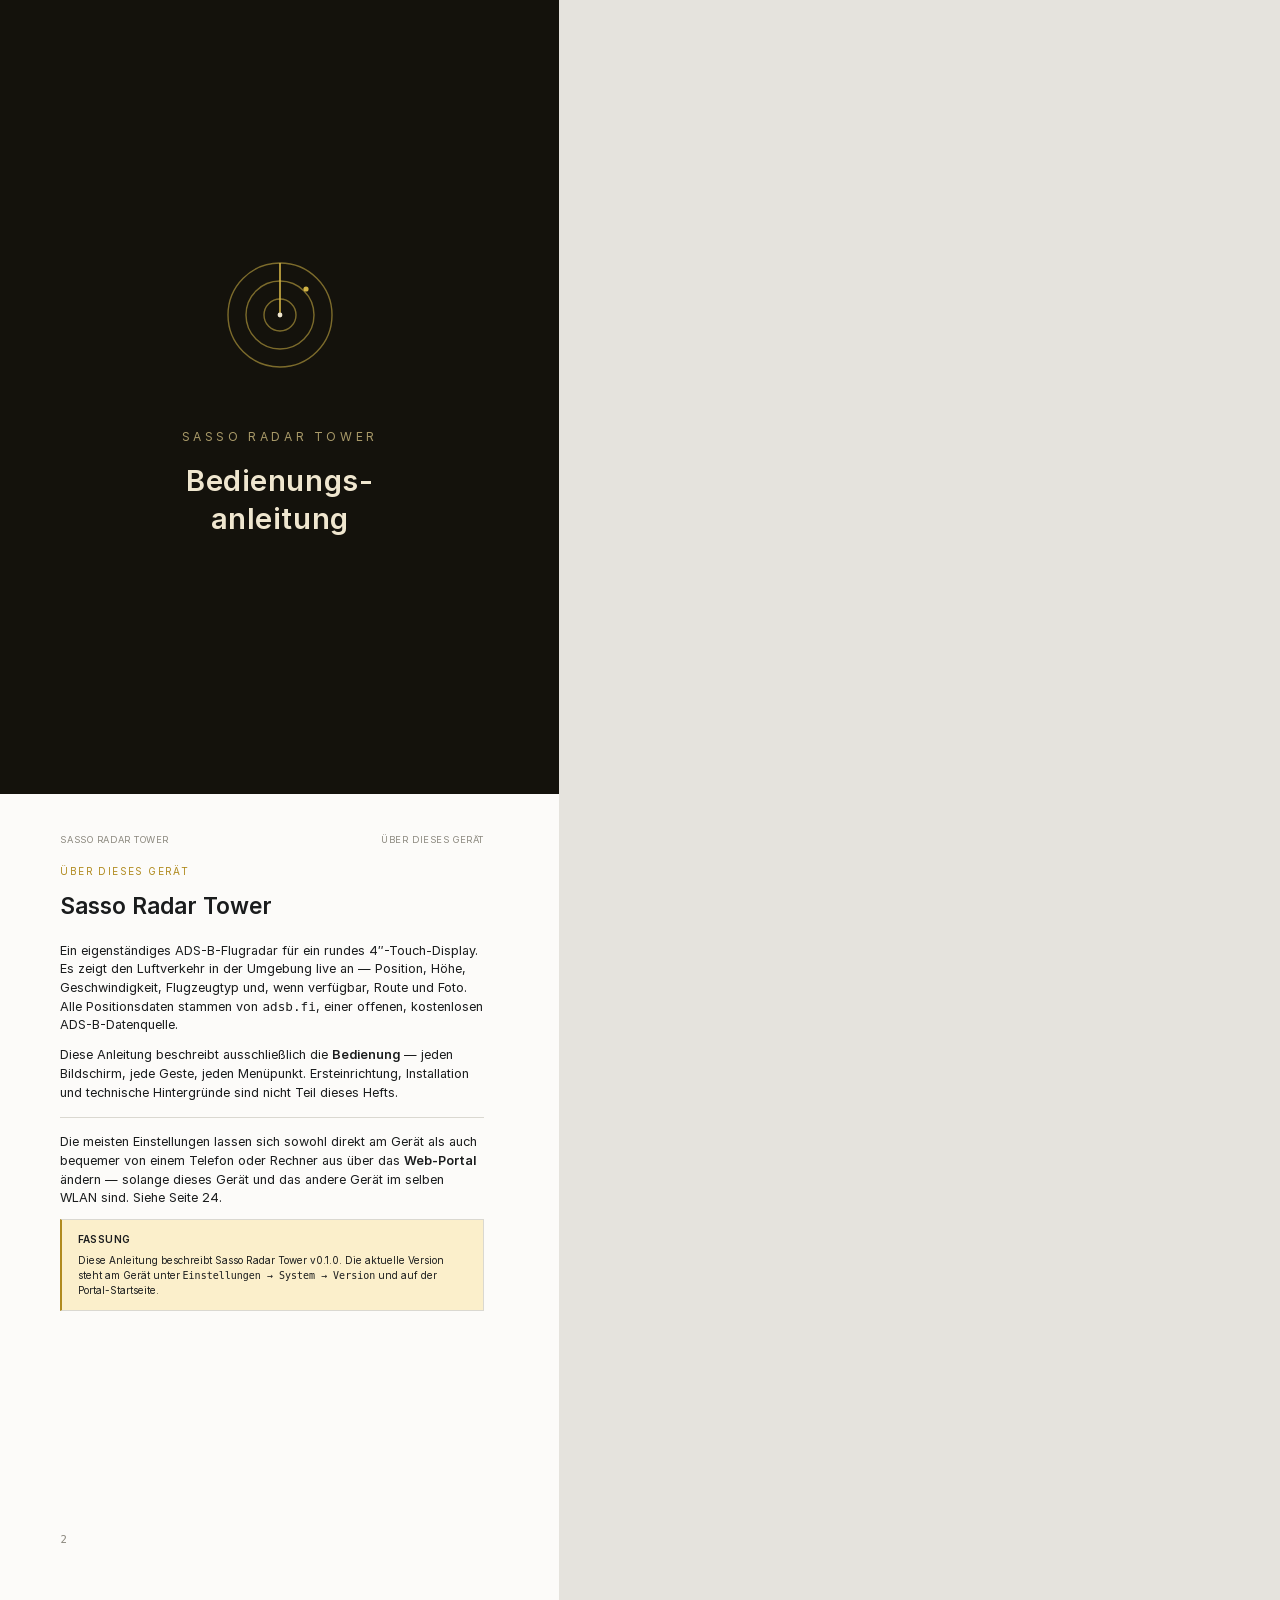
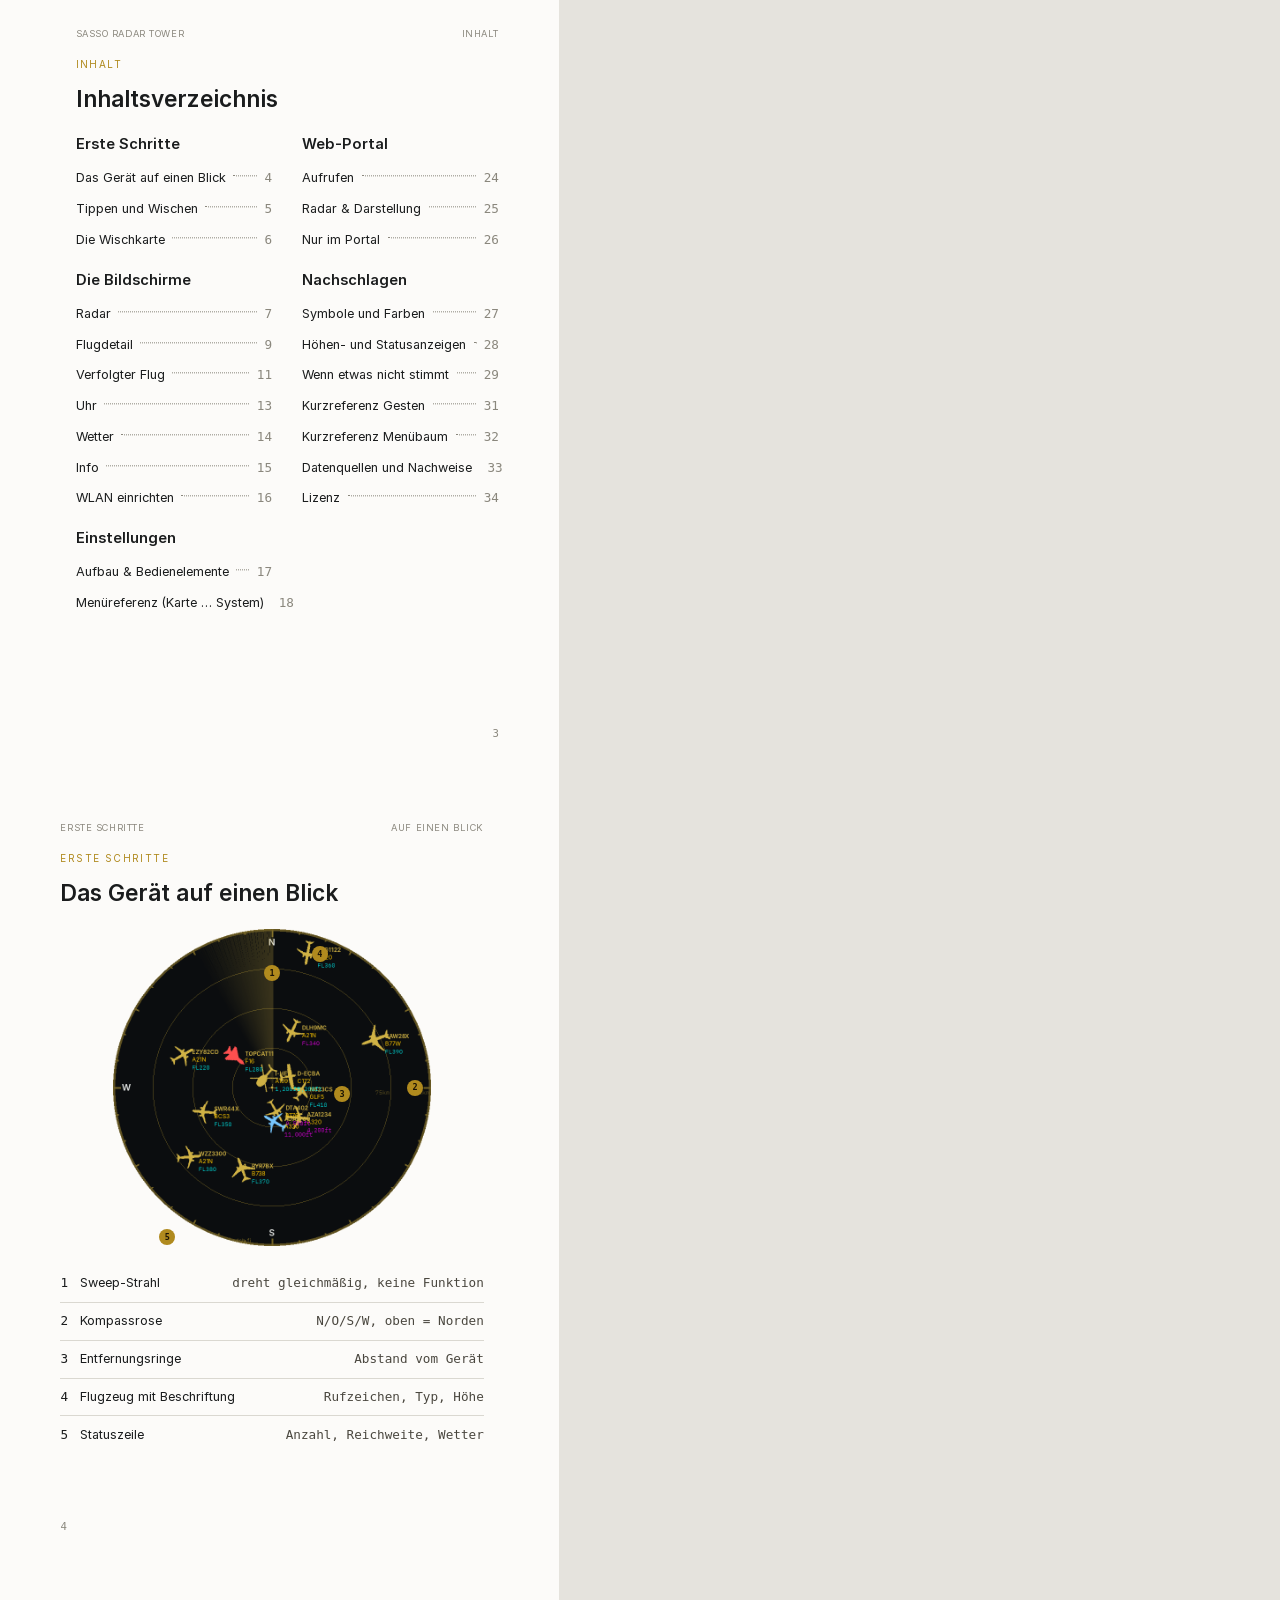
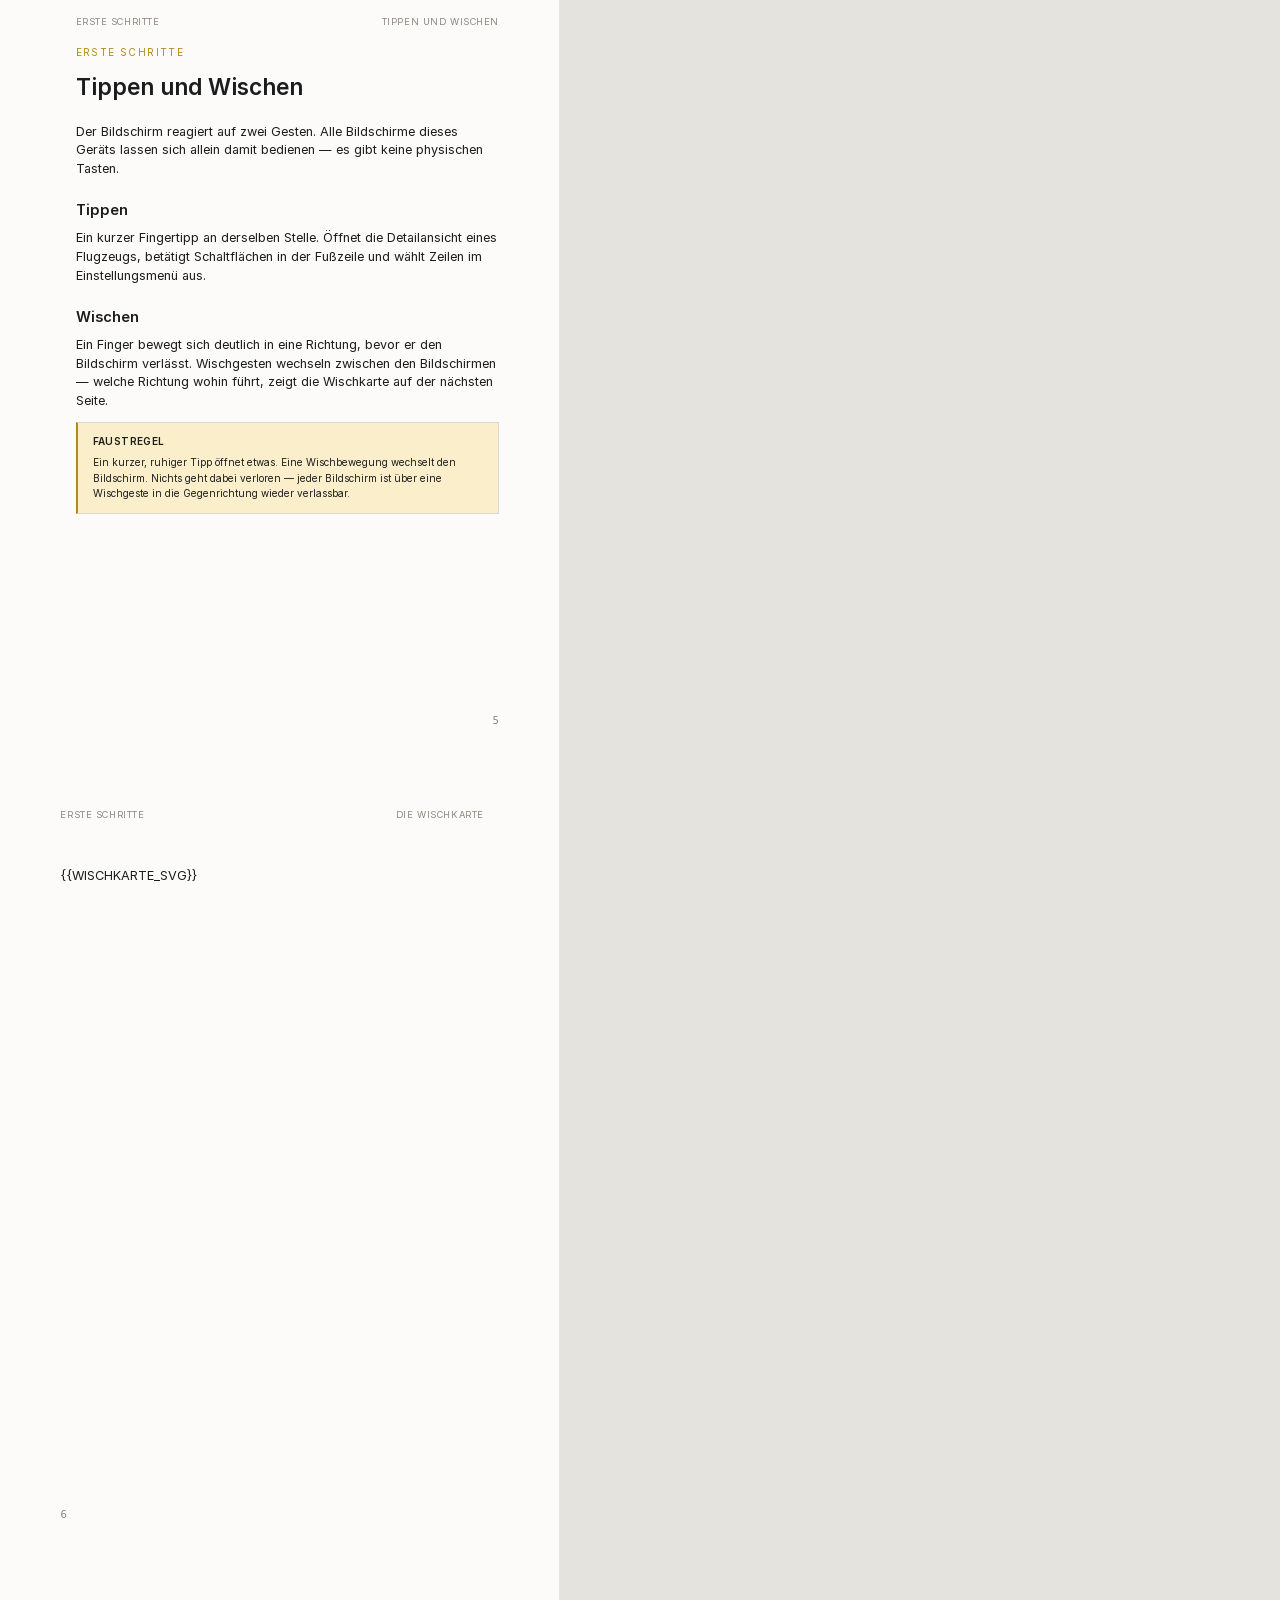
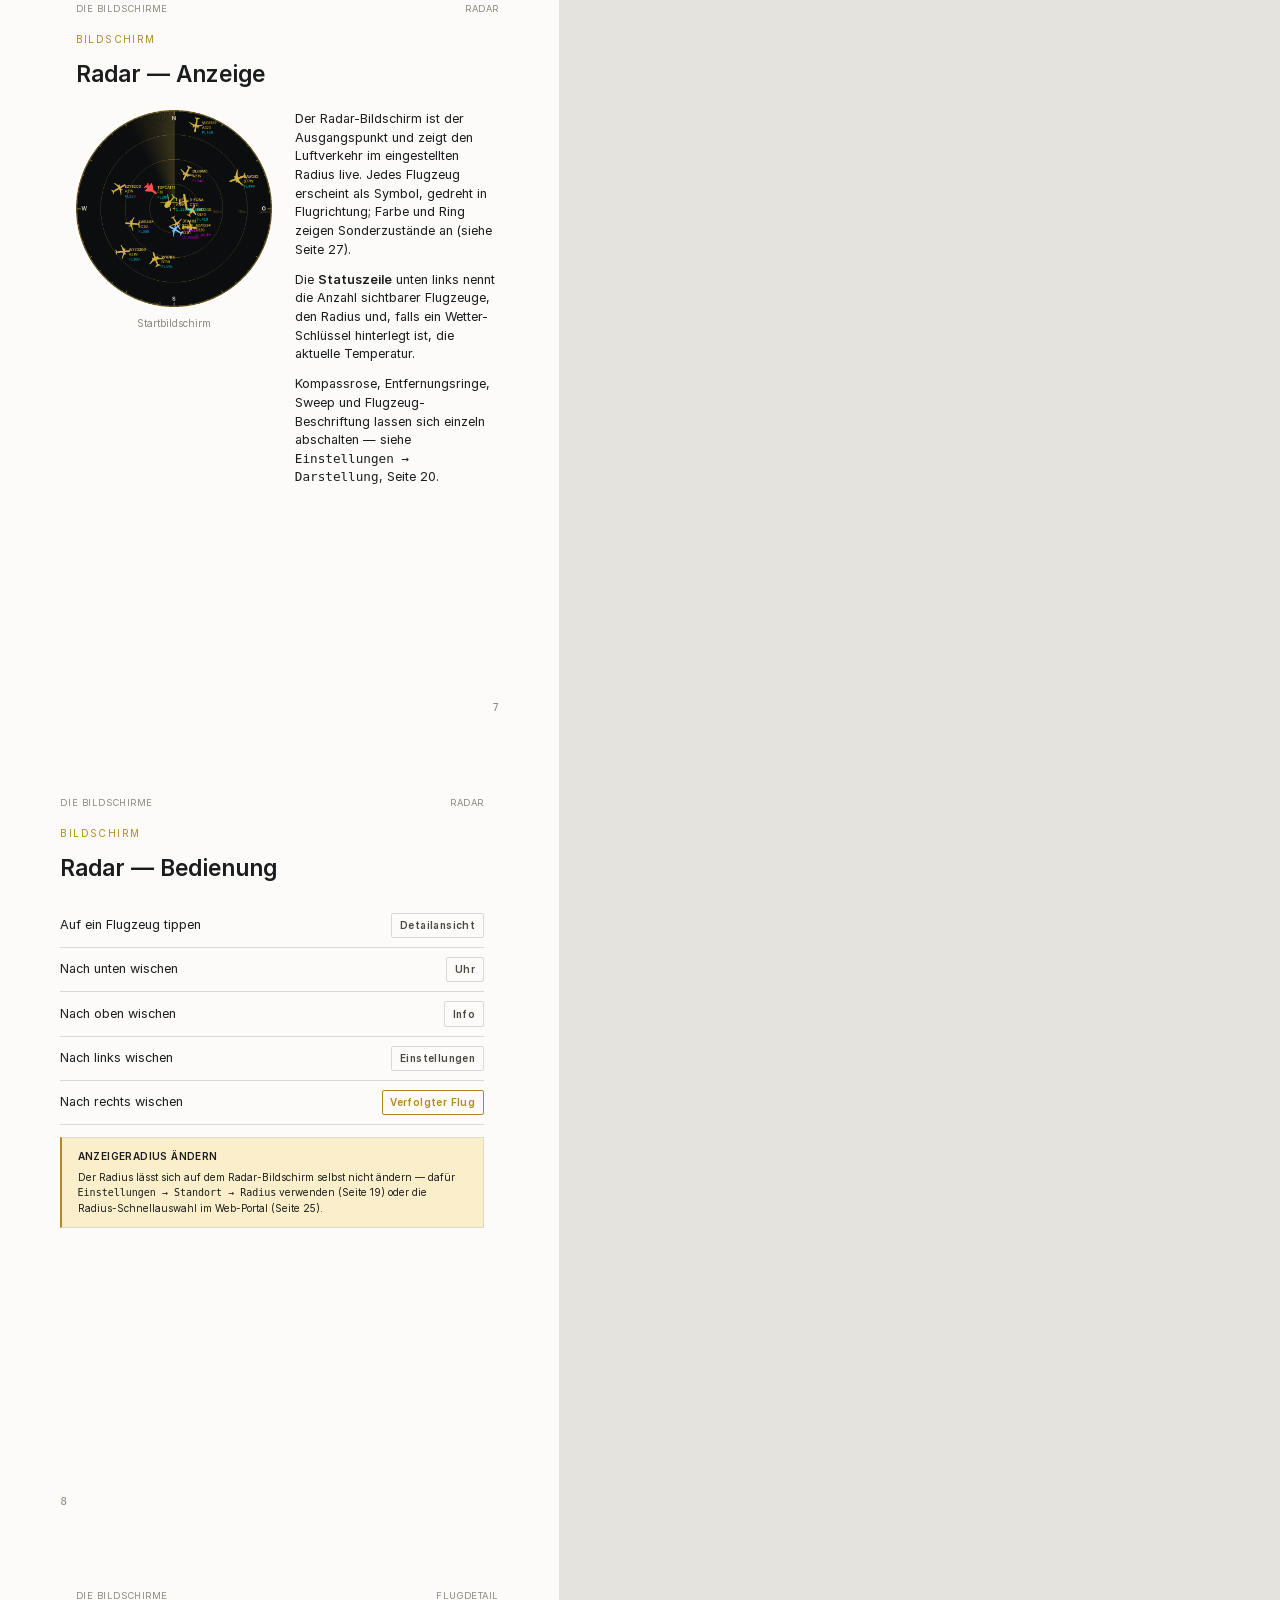
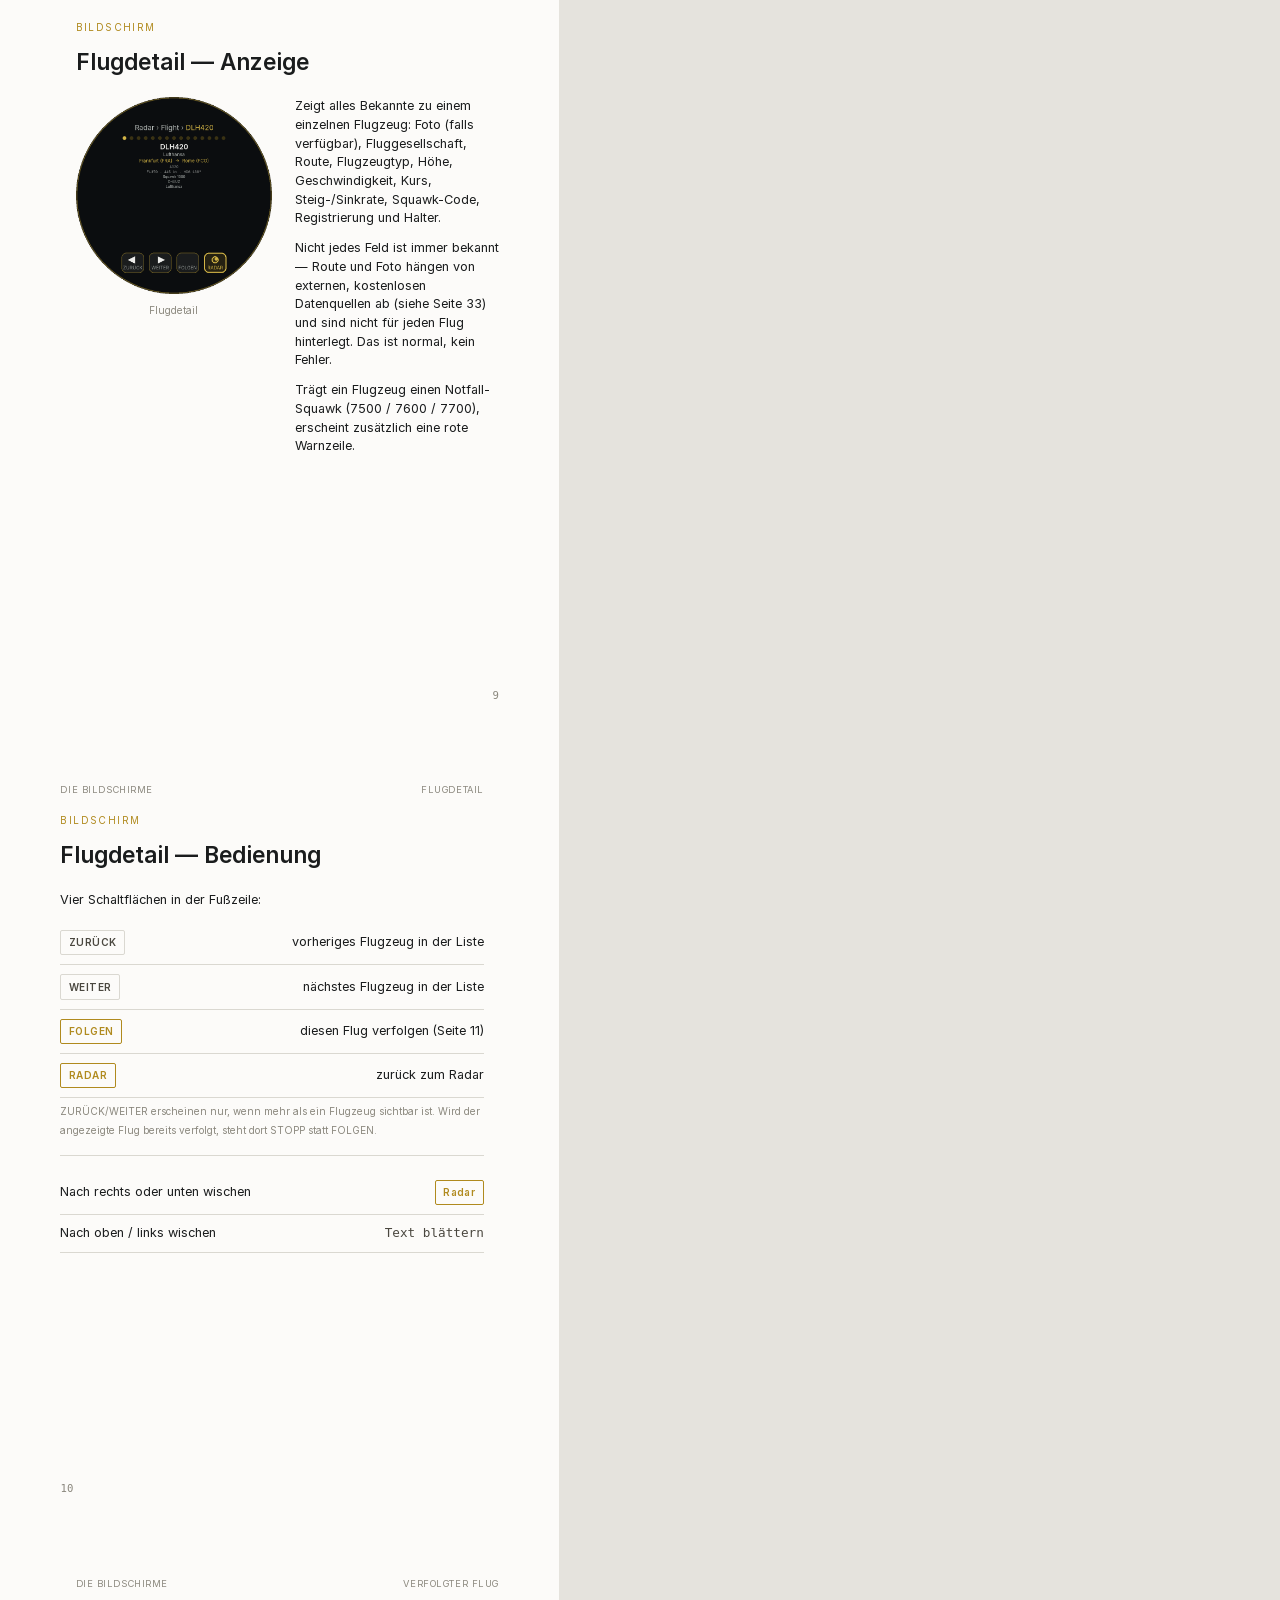
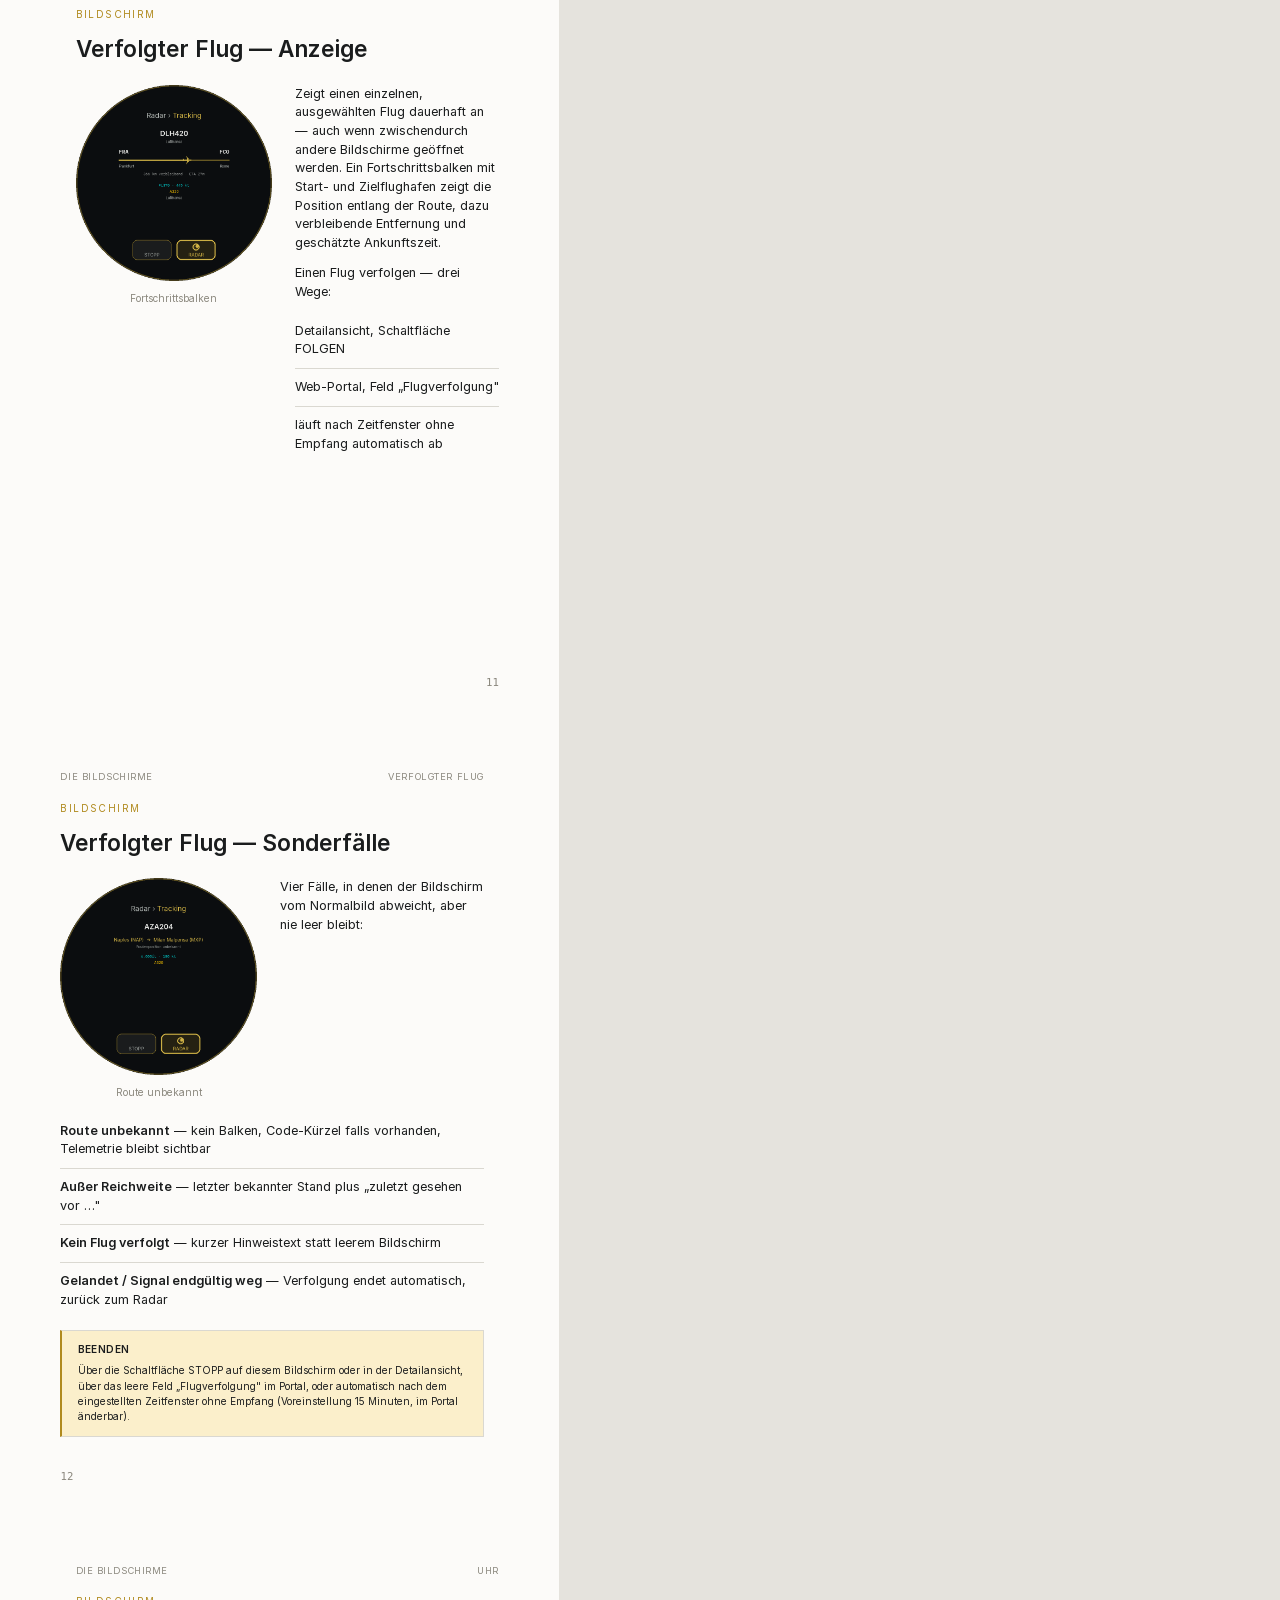
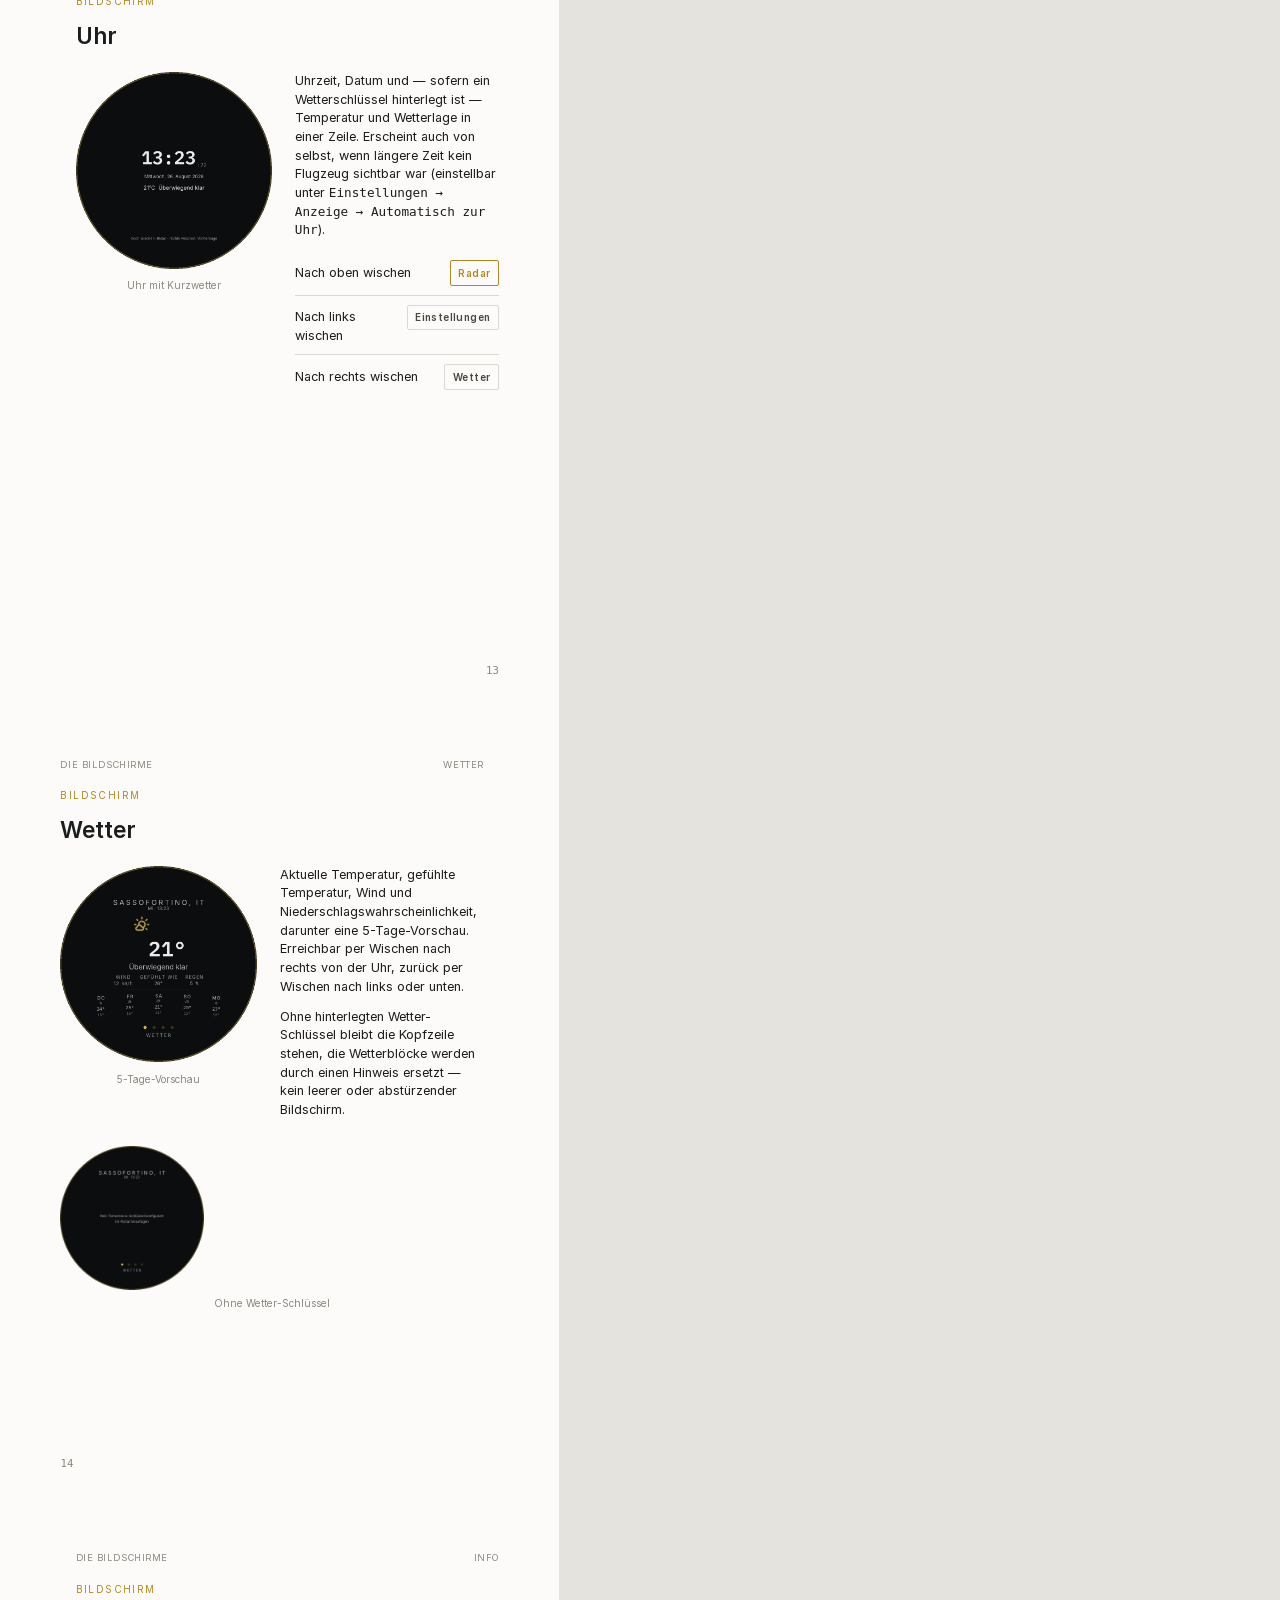
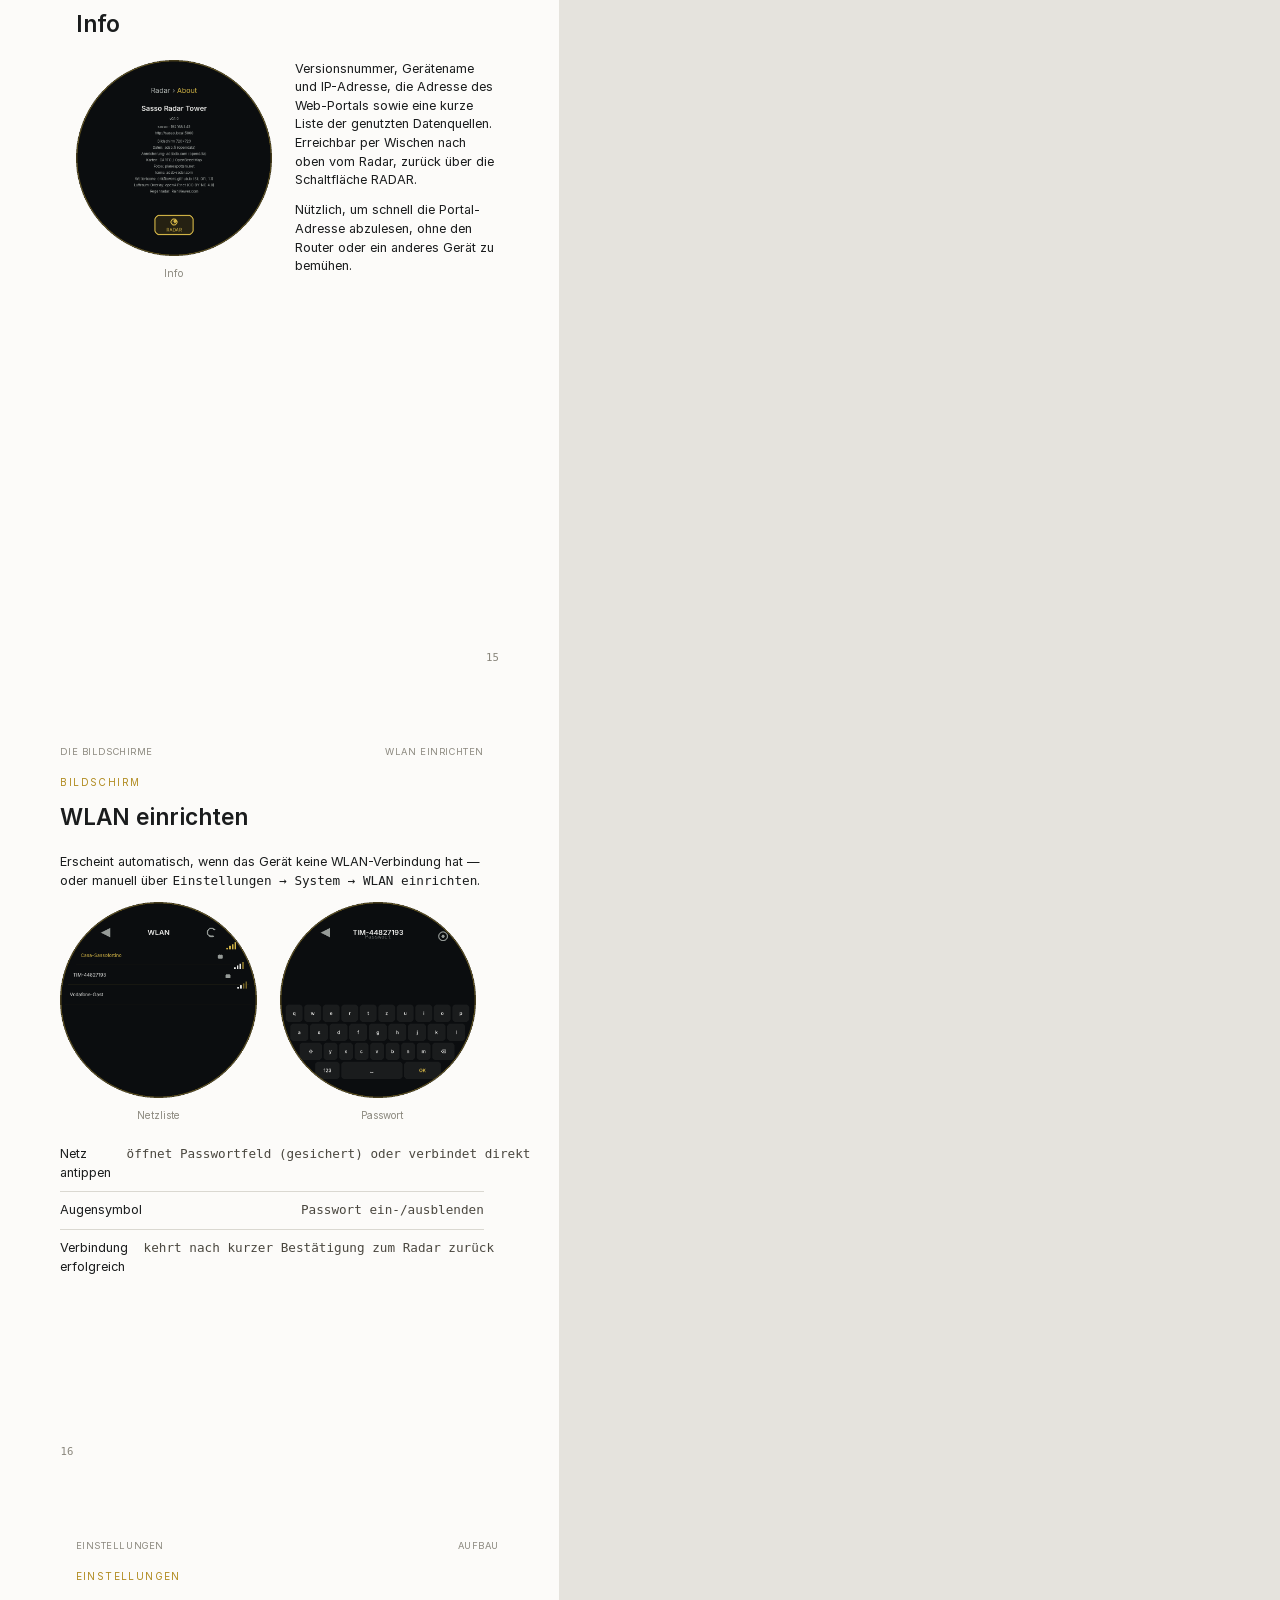
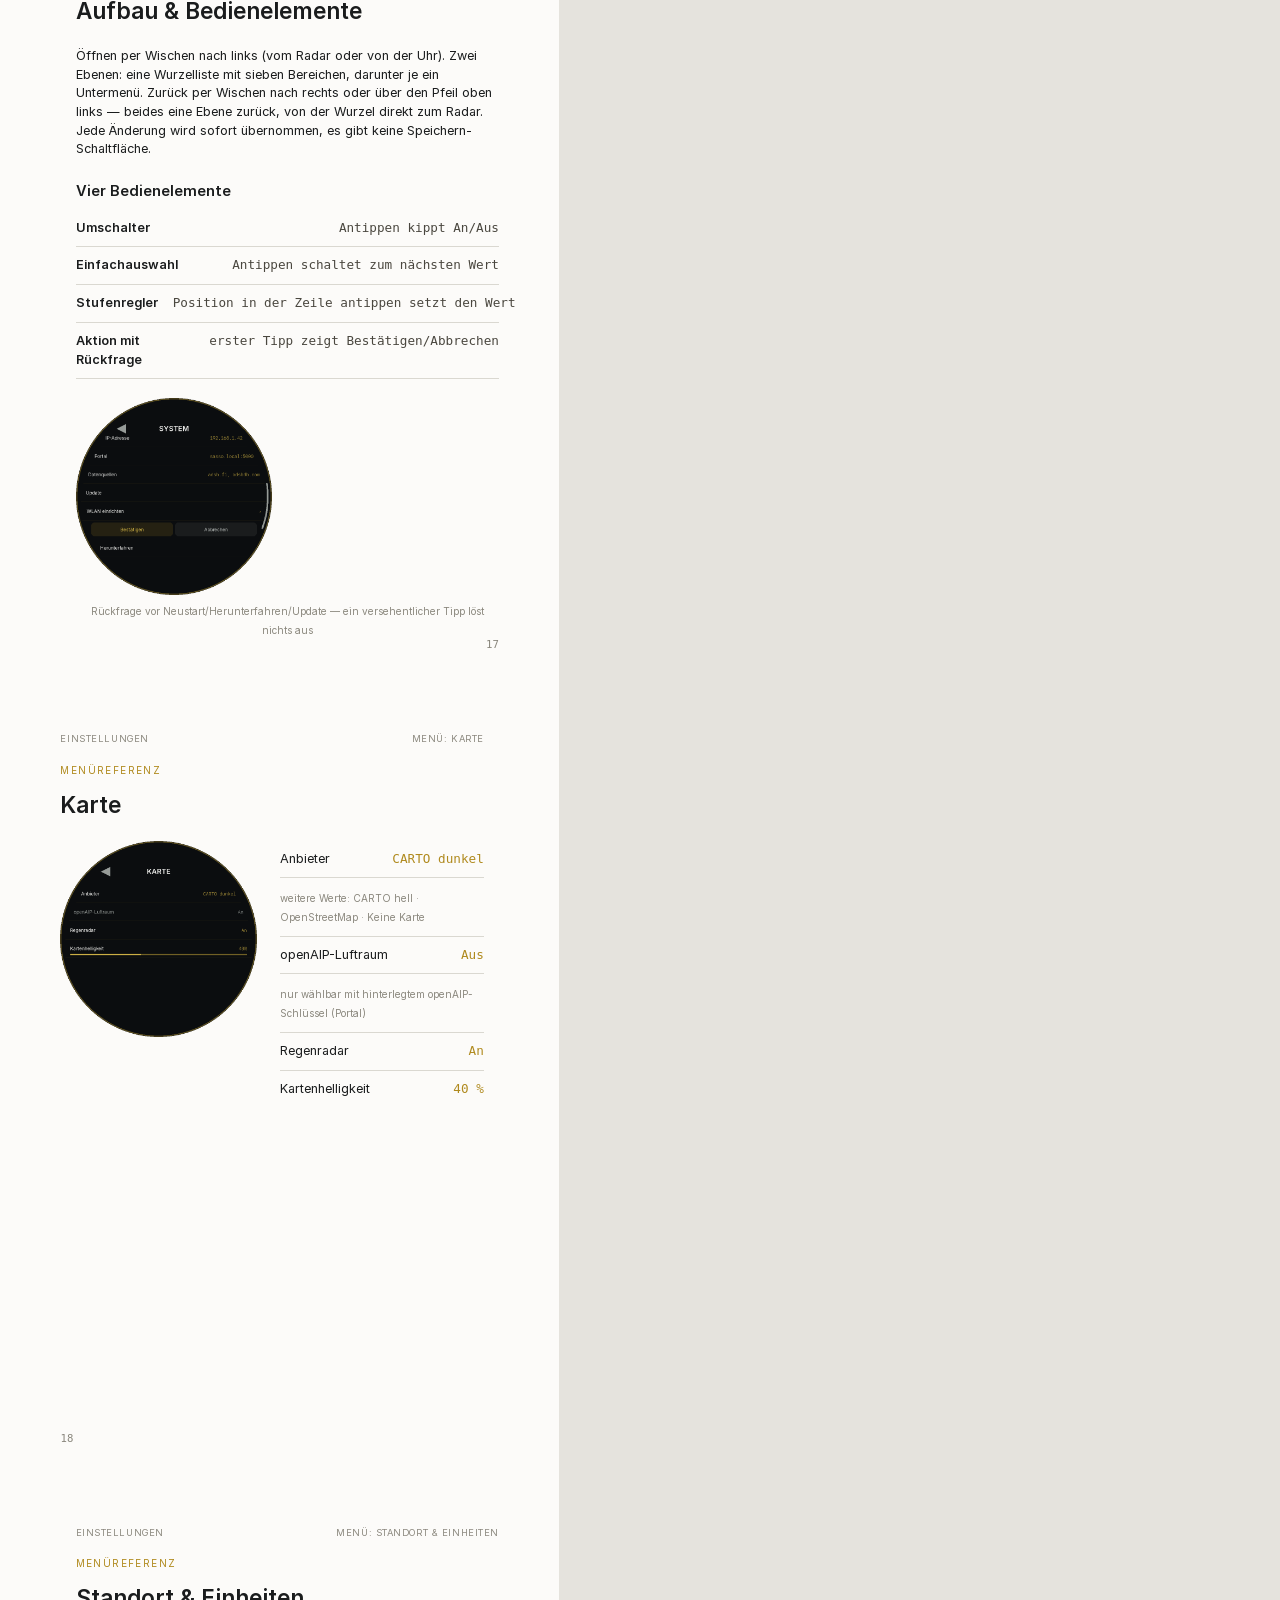
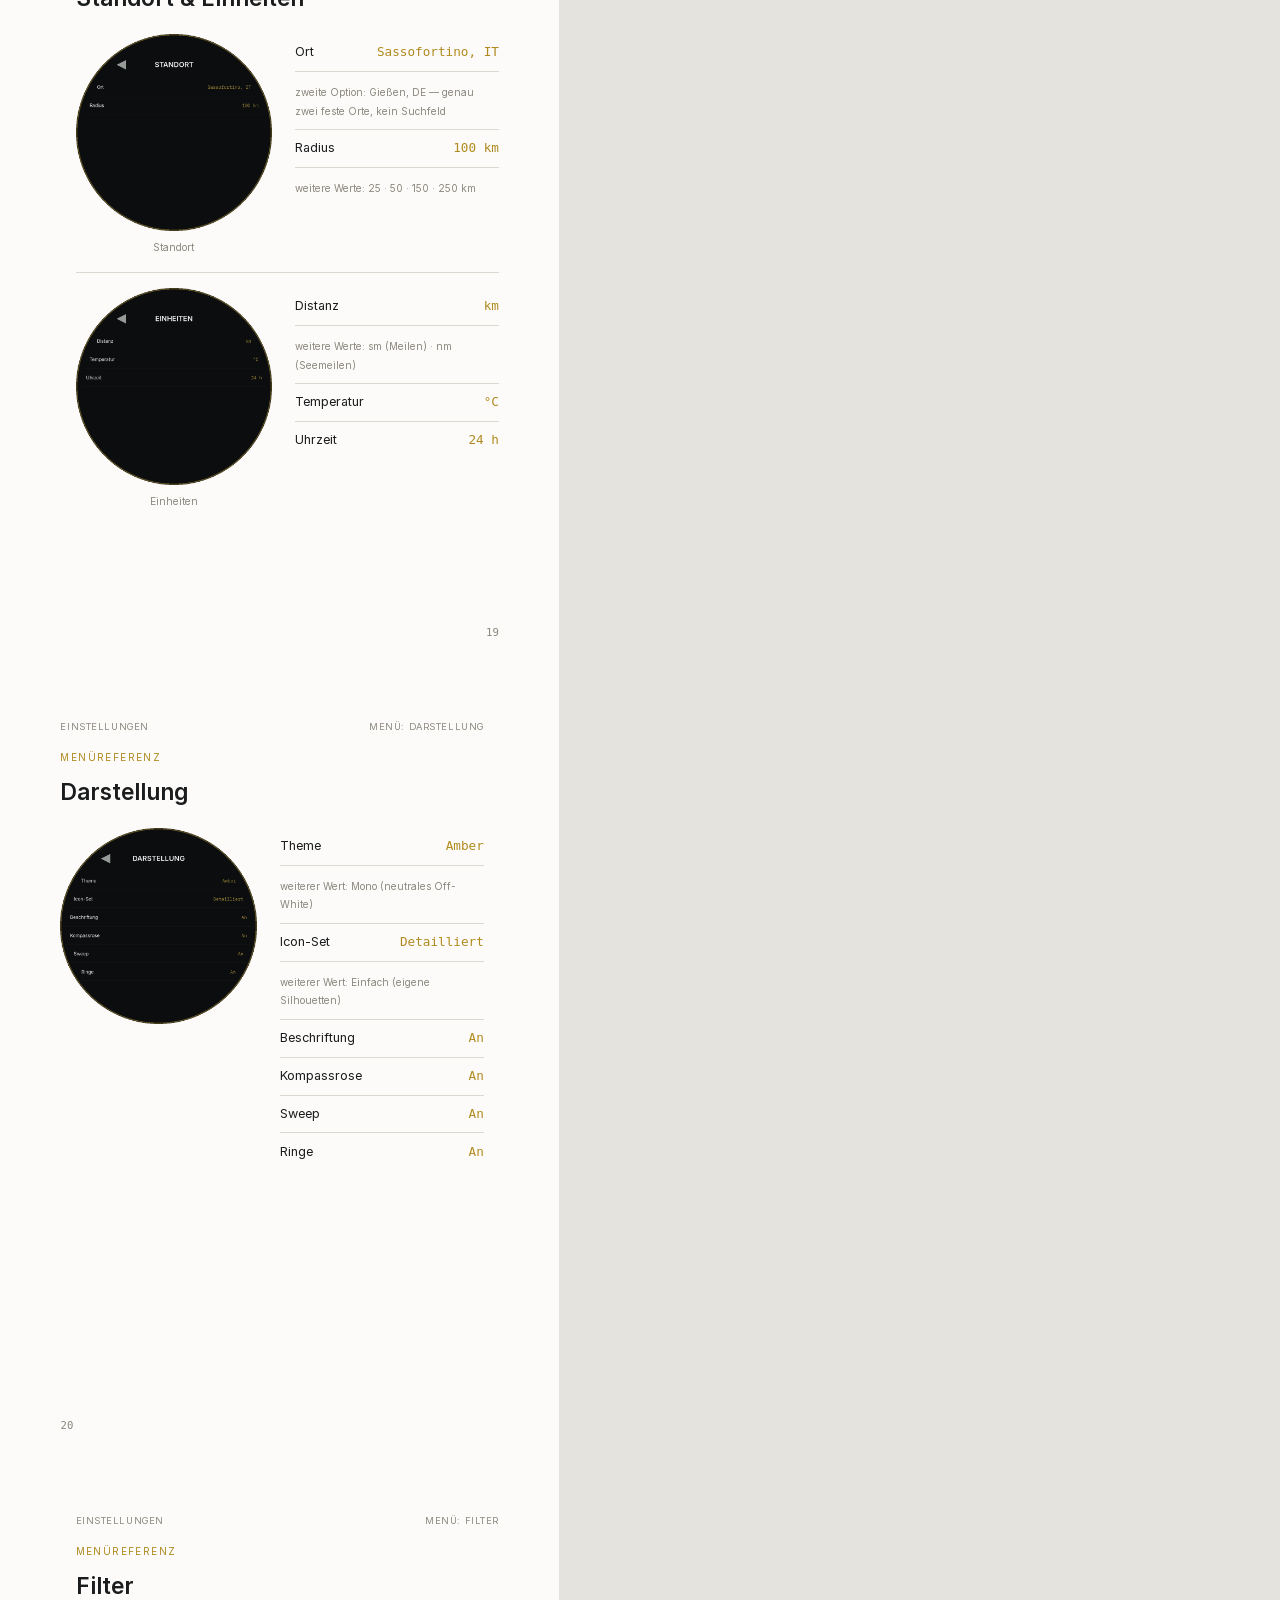
<file: anleitung/buch/anleitung.html>
<!doctype html>
<html lang="de">
<head>
<meta charset="utf-8">
<title>Sasso Radar Tower — Bedienungsanleitung</title>
<link rel="stylesheet" href="buch.css">
</head>
<body>
<div class="buch">

<!-- ============================================================ -->
<!-- 1 — Umschlag vorne -->
<!-- ============================================================ -->
<section class="seite seite--umschlag">
  <div style="position:absolute;inset:0;display:flex;flex-direction:column;align-items:center;justify-content:center;text-align:center;">
    <svg width="120" height="120" viewBox="0 0 120 120" style="margin-bottom:14mm;">
      <circle cx="60" cy="60" r="52" fill="none" stroke="#d2b446" stroke-width="1.4" opacity="0.55"/>
      <circle cx="60" cy="60" r="34" fill="none" stroke="#d2b446" stroke-width="1.4" opacity="0.55"/>
      <circle cx="60" cy="60" r="16" fill="none" stroke="#d2b446" stroke-width="1.4" opacity="0.55"/>
      <line x1="60" y1="60" x2="60" y2="8" stroke="#d2b446" stroke-width="1.6"/>
      <circle cx="86" cy="34" r="2.6" fill="#d2b446"/>
      <circle cx="60" cy="60" r="2.4" fill="#efe6cf"/>
    </svg>
    <div style="font-size:9pt;letter-spacing:0.3em;color:#a89968;margin-bottom:4mm;">SASSO RADAR TOWER</div>
    <div style="font-size:22pt;line-height:1.3;font-weight:600;letter-spacing:0.02em;">Bedienungs-<br>anleitung</div>
  </div>
</section>

<!-- ============================================================ -->
<!-- 2 — Gerät und Fassung -->
<!-- ============================================================ -->
<section class="seite">
  <span class="kicker">Über dieses Gerät</span>
  <h1 class="titel">Sasso Radar Tower</h1>
  <p class="lauftext">Ein eigenständiges ADS-B-Flugradar für ein rundes 4″-Touch-Display.
  Es zeigt den Luftverkehr in der Umgebung live an — Position, Höhe, Geschwindigkeit,
  Flugzeugtyp und, wenn verfügbar, Route und Foto. Alle Positionsdaten stammen von
  <span class="mono">adsb.fi</span>, einer offenen, kostenlosen ADS-B-Datenquelle.</p>
  <p class="lauftext">Diese Anleitung beschreibt ausschließlich die <strong>Bedienung</strong> —
  jeden Bildschirm, jede Geste, jeden Menüpunkt. Ersteinrichtung, Installation und technische
  Hintergründe sind nicht Teil dieses Hefts.</p>
  <hr class="haarlinie">
  <p class="lauftext">Die meisten Einstellungen lassen sich sowohl direkt am Gerät als auch
  bequemer von einem Telefon oder Rechner aus über das <strong>Web-Portal</strong> ändern —
  solange dieses Gerät und das andere Gerät im selben WLAN sind. Siehe Seite 24.</p>
  <div class="box">
    <span class="box__titel">Fassung</span>
    Diese Anleitung beschreibt Sasso Radar Tower v0.1.0. Die aktuelle Version steht am
    Gerät unter <span class="mono">Einstellungen → System → Version</span> und auf der
    Portal-Startseite.
  </div>
  <div class="kolumne"><span>Sasso Radar Tower</span><span>Über dieses Gerät</span></div>
  <div class="folio">2</div>
</section>

<!-- ============================================================ -->
<!-- 3 — Inhalt -->
<!-- ============================================================ -->
<section class="seite">
  <span class="kicker">Inhalt</span>
  <h1 class="titel">Inhaltsverzeichnis</h1>

  <div style="columns:2;column-gap:8mm;margin-top:2mm;">
    <div style="break-inside:avoid;margin-bottom:4mm;">
      <div class="zwischentitel" style="margin-top:0;">Erste Schritte</div>
      <div class="toc__zeile"><span class="toc__titel">Das Gerät auf einen Blick</span><span class="toc__punkte"></span><span class="toc__seite">4</span></div>
      <div class="toc__zeile"><span class="toc__titel">Tippen und Wischen</span><span class="toc__punkte"></span><span class="toc__seite">5</span></div>
      <div class="toc__zeile"><span class="toc__titel">Die Wischkarte</span><span class="toc__punkte"></span><span class="toc__seite">6</span></div>
    </div>

    <div style="break-inside:avoid;margin-bottom:4mm;">
      <div class="zwischentitel" style="margin-top:0;">Die Bildschirme</div>
      <div class="toc__zeile"><span class="toc__titel">Radar</span><span class="toc__punkte"></span><span class="toc__seite">7</span></div>
      <div class="toc__zeile"><span class="toc__titel">Flugdetail</span><span class="toc__punkte"></span><span class="toc__seite">9</span></div>
      <div class="toc__zeile"><span class="toc__titel">Verfolgter Flug</span><span class="toc__punkte"></span><span class="toc__seite">11</span></div>
      <div class="toc__zeile"><span class="toc__titel">Uhr</span><span class="toc__punkte"></span><span class="toc__seite">13</span></div>
      <div class="toc__zeile"><span class="toc__titel">Wetter</span><span class="toc__punkte"></span><span class="toc__seite">14</span></div>
      <div class="toc__zeile"><span class="toc__titel">Info</span><span class="toc__punkte"></span><span class="toc__seite">15</span></div>
      <div class="toc__zeile"><span class="toc__titel">WLAN einrichten</span><span class="toc__punkte"></span><span class="toc__seite">16</span></div>
    </div>

    <div style="break-inside:avoid;margin-bottom:4mm;">
      <div class="zwischentitel" style="margin-top:0;">Einstellungen</div>
      <div class="toc__zeile"><span class="toc__titel">Aufbau &amp; Bedienelemente</span><span class="toc__punkte"></span><span class="toc__seite">17</span></div>
      <div class="toc__zeile"><span class="toc__titel">Menüreferenz (Karte … System)</span><span class="toc__punkte"></span><span class="toc__seite">18</span></div>
    </div>

    <div style="break-inside:avoid;margin-bottom:4mm;">
      <div class="zwischentitel" style="margin-top:0;">Web-Portal</div>
      <div class="toc__zeile"><span class="toc__titel">Aufrufen</span><span class="toc__punkte"></span><span class="toc__seite">24</span></div>
      <div class="toc__zeile"><span class="toc__titel">Radar &amp; Darstellung</span><span class="toc__punkte"></span><span class="toc__seite">25</span></div>
      <div class="toc__zeile"><span class="toc__titel">Nur im Portal</span><span class="toc__punkte"></span><span class="toc__seite">26</span></div>
    </div>

    <div style="break-inside:avoid;margin-bottom:4mm;">
      <div class="zwischentitel" style="margin-top:0;">Nachschlagen</div>
      <div class="toc__zeile"><span class="toc__titel">Symbole und Farben</span><span class="toc__punkte"></span><span class="toc__seite">27</span></div>
      <div class="toc__zeile"><span class="toc__titel">Höhen- und Statusanzeigen</span><span class="toc__punkte"></span><span class="toc__seite">28</span></div>
      <div class="toc__zeile"><span class="toc__titel">Wenn etwas nicht stimmt</span><span class="toc__punkte"></span><span class="toc__seite">29</span></div>
      <div class="toc__zeile"><span class="toc__titel">Kurzreferenz Gesten</span><span class="toc__punkte"></span><span class="toc__seite">31</span></div>
      <div class="toc__zeile"><span class="toc__titel">Kurzreferenz Menübaum</span><span class="toc__punkte"></span><span class="toc__seite">32</span></div>
      <div class="toc__zeile"><span class="toc__titel">Datenquellen und Nachweise</span><span class="toc__punkte"></span><span class="toc__seite">33</span></div>
      <div class="toc__zeile"><span class="toc__titel">Lizenz</span><span class="toc__punkte"></span><span class="toc__seite">34</span></div>
    </div>
  </div>

  <div class="kolumne"><span>Sasso Radar Tower</span><span>Inhalt</span></div>
  <div class="folio">3</div>
</section>

<!-- ============================================================ -->
<!-- 4 — Das Gerät auf einen Blick -->
<!-- ============================================================ -->
<section class="seite">
  <div class="kolumne"><span>Erste Schritte</span><span>Auf einen Blick</span></div>
  <span class="kicker">Erste Schritte</span>
  <h1 class="titel">Das Gerät auf einen Blick</h1>

  <div class="diagramm-bild">
    <img src="../bilder/radar.png" alt="Radar-Bildschirm">
    <div class="marke" style="left:50%;top:14%;">1</div>
    <div class="marke" style="left:95%;top:50%;">2</div>
    <div class="marke" style="left:72%;top:52%;">3</div>
    <div class="marke" style="left:65%;top:8%;">4</div>
    <div class="marke" style="left:17%;top:97%;">5</div>
  </div>

  <div style="margin-top:5mm;">
    <div class="zeile"><span class="zeile__label"><span class="mono">1</span> &nbsp; Sweep-Strahl</span><span class="zeile__wert" style="font-weight:400;color:var(--text-gedaempft);">dreht gleichmäßig, keine Funktion</span></div>
    <div class="zeile"><span class="zeile__label"><span class="mono">2</span> &nbsp; Kompassrose</span><span class="zeile__wert" style="font-weight:400;color:var(--text-gedaempft);">N/O/S/W, oben = Norden</span></div>
    <div class="zeile"><span class="zeile__label"><span class="mono">3</span> &nbsp; Entfernungsringe</span><span class="zeile__wert" style="font-weight:400;color:var(--text-gedaempft);">Abstand vom Gerät</span></div>
    <div class="zeile"><span class="zeile__label"><span class="mono">4</span> &nbsp; Flugzeug mit Beschriftung</span><span class="zeile__wert" style="font-weight:400;color:var(--text-gedaempft);">Rufzeichen, Typ, Höhe</span></div>
    <div class="zeile"><span class="zeile__label"><span class="mono">5</span> &nbsp; Statuszeile</span><span class="zeile__wert" style="font-weight:400;color:var(--text-gedaempft);">Anzahl, Reichweite, Wetter</span></div>
  </div>
  <div class="folio">4</div>
</section>

<!-- ============================================================ -->
<!-- 5 — Tippen und Wischen -->
<!-- ============================================================ -->
<section class="seite">
  <div class="kolumne"><span>Erste Schritte</span><span>Tippen und Wischen</span></div>
  <span class="kicker">Erste Schritte</span>
  <h1 class="titel">Tippen und Wischen</h1>
  <p class="lauftext">Der Bildschirm reagiert auf zwei Gesten. Alle Bildschirme dieses
  Geräts lassen sich allein damit bedienen — es gibt keine physischen Tasten.</p>

  <div class="zwischentitel">Tippen</div>
  <p class="lauftext">Ein kurzer Fingertipp an derselben Stelle. Öffnet die Detailansicht
  eines Flugzeugs, betätigt Schaltflächen in der Fußzeile und wählt Zeilen im
  Einstellungsmenü aus.</p>

  <div class="zwischentitel">Wischen</div>
  <p class="lauftext">Ein Finger bewegt sich deutlich in eine Richtung, bevor er den
  Bildschirm verlässt. Wischgesten wechseln zwischen den Bildschirmen — welche Richtung
  wohin führt, zeigt die Wischkarte auf der nächsten Seite.</p>

  <div class="box">
    <span class="box__titel">Faustregel</span>
    Ein kurzer, ruhiger Tipp öffnet etwas. Eine Wischbewegung wechselt den Bildschirm.
    Nichts geht dabei verloren — jeder Bildschirm ist über eine Wischgeste in die
    Gegenrichtung wieder verlassbar.
  </div>
  <div class="folio">5</div>
</section>

<!-- ============================================================ -->
<!-- 6 — Die Wischkarte -->
<!-- ============================================================ -->
<section class="seite">
  <div class="kolumne"><span>Erste Schritte</span><span>Die Wischkarte</span></div>
  <!-- Inline statt <img src="wischkarte.svg">: dieses gepackte, headless
       Chromium lädt lokale SVG-Dateien über file:// als <img>-Subressource
       zuverlässig NICHT (leeres "gebrochenes Bild"-Icon, per Test
       bestätigt -- weder --allow-file-access-from-files noch
       --headless=new ändern das; PNG-<img> aus demselben Verzeichnis
       funktioniert dagegen anstandslos). Inline-SVG im Dokument selbst
       rendert dagegen zuverlässig. build.py setzt den tatsächlichen
       Inhalt von wischkarte.svg hier ein -- die Datei bleibt trotzdem die
       eigenständig editierbare Quelle. -->
  <div style="width:116mm;margin:8mm auto 0 auto;">{{WISCHKARTE_SVG}}</div>
  <div class="folio">6</div>
</section>

<!-- ============================================================ -->
<!-- 7 — Radar: Anzeige -->
<!-- ============================================================ -->
<section class="seite">
  <div class="kolumne"><span>Die Bildschirme</span><span>Radar</span></div>
  <span class="kicker">Bildschirm</span>
  <h1 class="titel">Radar — Anzeige</h1>
  <div class="zwei-spalten">
    <div class="bildspalte">
      <img class="schirm schirm--klein" src="../bilder/radar.png" alt="Radar-Bildschirm">
      <div class="bildunterschrift">Startbildschirm</div>
    </div>
    <div>
      <p class="lauftext">Der Radar-Bildschirm ist der Ausgangspunkt und zeigt den
      Luftverkehr im eingestellten Radius live. Jedes Flugzeug erscheint als Symbol,
      gedreht in Flugrichtung; Farbe und Ring zeigen Sonderzustände an (siehe Seite 27).</p>
      <p class="lauftext">Die <strong>Statuszeile</strong> unten links nennt die Anzahl
      sichtbarer Flugzeuge, den Radius und, falls ein Wetter-Schlüssel hinterlegt ist,
      die aktuelle Temperatur.</p>
      <p class="lauftext">Kompassrose, Entfernungsringe, Sweep und Flugzeug-Beschriftung
      lassen sich einzeln abschalten — siehe <span class="mono">Einstellungen → Darstellung</span>,
      Seite 20.</p>
    </div>
  </div>
  <div class="folio">7</div>
</section>

<!-- ============================================================ -->
<!-- 8 — Radar: Bedienung -->
<!-- ============================================================ -->
<section class="seite">
  <div class="kolumne"><span>Die Bildschirme</span><span>Radar</span></div>
  <span class="kicker">Bildschirm</span>
  <h1 class="titel">Radar — Bedienung</h1>

  <div class="zeile"><span class="zeile__label">Auf ein Flugzeug tippen</span><span class="chip">Detailansicht</span></div>
  <div class="zeile"><span class="zeile__label">Nach unten wischen</span><span class="chip">Uhr</span></div>
  <div class="zeile"><span class="zeile__label">Nach oben wischen</span><span class="chip">Info</span></div>
  <div class="zeile"><span class="zeile__label">Nach links wischen</span><span class="chip">Einstellungen</span></div>
  <div class="zeile"><span class="zeile__label">Nach rechts wischen</span><span class="chip chip--akzent">Verfolgter Flug</span></div>

  <div class="box">
    <span class="box__titel">Anzeigeradius ändern</span>
    Der Radius lässt sich auf dem Radar-Bildschirm selbst nicht ändern — dafür
    <span class="mono">Einstellungen → Standort → Radius</span> verwenden (Seite 19)
    oder die Radius-Schnellauswahl im Web-Portal (Seite 25).
  </div>
  <div class="folio">8</div>
</section>

<!-- ============================================================ -->
<!-- 9 — Flugdetail: Anzeige -->
<!-- ============================================================ -->
<section class="seite">
  <div class="kolumne"><span>Die Bildschirme</span><span>Flugdetail</span></div>
  <span class="kicker">Bildschirm</span>
  <h1 class="titel">Flugdetail — Anzeige</h1>
  <div class="zwei-spalten">
    <div class="bildspalte">
      <img class="schirm schirm--klein" src="../bilder/detail.png" alt="Flugdetail-Bildschirm">
      <div class="bildunterschrift">Flugdetail</div>
    </div>
    <div>
      <p class="lauftext">Zeigt alles Bekannte zu einem einzelnen Flugzeug: Foto (falls
      verfügbar), Fluggesellschaft, Route, Flugzeugtyp, Höhe, Geschwindigkeit, Kurs,
      Steig-/Sinkrate, Squawk-Code, Registrierung und Halter.</p>
      <p class="lauftext">Nicht jedes Feld ist immer bekannt — Route und Foto hängen von
      externen, kostenlosen Datenquellen ab (siehe Seite 33) und sind nicht für jeden
      Flug hinterlegt. Das ist normal, kein Fehler.</p>
      <p class="lauftext">Trägt ein Flugzeug einen Notfall-Squawk (7500 / 7600 / 7700),
      erscheint zusätzlich eine rote Warnzeile.</p>
    </div>
  </div>
  <div class="folio">9</div>
</section>

<!-- ============================================================ -->
<!-- 10 — Flugdetail: Bedienung -->
<!-- ============================================================ -->
<section class="seite">
  <div class="kolumne"><span>Die Bildschirme</span><span>Flugdetail</span></div>
  <span class="kicker">Bildschirm</span>
  <h1 class="titel">Flugdetail — Bedienung</h1>

  <p class="lauftext">Vier Schaltflächen in der Fußzeile:</p>
  <div class="zeile"><span class="chip">ZURÜCK</span><span class="zeile__label" style="text-align:right;">vorheriges Flugzeug in der Liste</span></div>
  <div class="zeile"><span class="chip">WEITER</span><span class="zeile__label" style="text-align:right;">nächstes Flugzeug in der Liste</span></div>
  <div class="zeile"><span class="chip chip--akzent">FOLGEN</span><span class="zeile__label" style="text-align:right;">diesen Flug verfolgen (Seite 11)</span></div>
  <div class="zeile"><span class="chip chip--akzent">RADAR</span><span class="zeile__label" style="text-align:right;">zurück zum Radar</span></div>
  <p class="hinweis-zeile" style="margin-top:1mm;">ZURÜCK/WEITER erscheinen nur, wenn mehr als ein Flugzeug sichtbar ist.
  Wird der angezeigte Flug bereits verfolgt, steht dort STOPP statt FOLGEN.</p>

  <hr class="haarlinie">
  <div class="zeile"><span class="zeile__label">Nach rechts oder unten wischen</span><span class="chip chip--akzent">Radar</span></div>
  <div class="zeile"><span class="zeile__label">Nach oben / links wischen</span><span class="zeile__wert" style="font-weight:400;color:var(--text-gedaempft);">Text blättern</span></div>
  <div class="folio">10</div>
</section>

<!-- ============================================================ -->
<!-- 11 — Verfolgter Flug: Anzeige -->
<!-- ============================================================ -->
<section class="seite">
  <div class="kolumne"><span>Die Bildschirme</span><span>Verfolgter Flug</span></div>
  <span class="kicker">Bildschirm</span>
  <h1 class="titel">Verfolgter Flug — Anzeige</h1>
  <div class="zwei-spalten">
    <div class="bildspalte">
      <img class="schirm schirm--klein" src="../bilder/tracking.png" alt="Verfolgter Flug">
      <div class="bildunterschrift">Fortschrittsbalken</div>
    </div>
    <div>
      <p class="lauftext">Zeigt einen einzelnen, ausgewählten Flug dauerhaft an — auch
      wenn zwischendurch andere Bildschirme geöffnet werden. Ein Fortschrittsbalken mit
      Start- und Zielflughafen zeigt die Position entlang der Route, dazu verbleibende
      Entfernung und geschätzte Ankunftszeit.</p>
      <p class="lauftext">Einen Flug verfolgen — drei Wege:</p>
      <div class="zeile"><span class="zeile__label">Detailansicht, Schaltfläche FOLGEN</span></div>
      <div class="zeile"><span class="zeile__label">Web-Portal, Feld „Flugverfolgung"</span></div>
      <div class="zeile"><span class="zeile__label">läuft nach Zeitfenster ohne Empfang automatisch ab</span></div>
    </div>
  </div>
  <div class="folio">11</div>
</section>

<!-- ============================================================ -->
<!-- 12 — Verfolgter Flug: Sonderfälle -->
<!-- ============================================================ -->
<section class="seite">
  <div class="kolumne"><span>Die Bildschirme</span><span>Verfolgter Flug</span></div>
  <span class="kicker">Bildschirm</span>
  <h1 class="titel">Verfolgter Flug — Sonderfälle</h1>
  <div class="zwei-spalten">
    <div class="bildspalte">
      <img class="schirm schirm--klein" src="../bilder/tracking-ohne-route.png" alt="Verfolgter Flug ohne Route">
      <div class="bildunterschrift">Route unbekannt</div>
    </div>
    <div>
      <p class="lauftext">Vier Fälle, in denen der Bildschirm vom Normalbild abweicht,
      aber nie leer bleibt:</p>
    </div>
  </div>
  <div style="margin-top:3mm;">
    <div class="zeile"><span class="zeile__label"><strong>Route unbekannt</strong> — kein Balken, Code-Kürzel falls vorhanden, Telemetrie bleibt sichtbar</span></div>
    <div class="zeile"><span class="zeile__label"><strong>Außer Reichweite</strong> — letzter bekannter Stand plus „zuletzt gesehen vor …"</span></div>
    <div class="zeile"><span class="zeile__label"><strong>Kein Flug verfolgt</strong> — kurzer Hinweistext statt leerem Bildschirm</span></div>
    <div class="zeile"><span class="zeile__label"><strong>Gelandet / Signal endgültig weg</strong> — Verfolgung endet automatisch, zurück zum Radar</span></div>
  </div>
  <div class="box">
    <span class="box__titel">Beenden</span>
    Über die Schaltfläche STOPP auf diesem Bildschirm oder in der Detailansicht, über das
    leere Feld „Flugverfolgung" im Portal, oder automatisch nach dem eingestellten
    Zeitfenster ohne Empfang (Voreinstellung 15 Minuten, im Portal änderbar).
  </div>
  <div class="folio">12</div>
</section>

<!-- ============================================================ -->
<!-- 13 — Uhr -->
<!-- ============================================================ -->
<section class="seite">
  <div class="kolumne"><span>Die Bildschirme</span><span>Uhr</span></div>
  <span class="kicker">Bildschirm</span>
  <h1 class="titel">Uhr</h1>
  <div class="zwei-spalten">
    <div class="bildspalte">
      <img class="schirm schirm--klein" src="../bilder/uhr.png" alt="Uhr-Bildschirm">
      <div class="bildunterschrift">Uhr mit Kurzwetter</div>
    </div>
    <div>
      <p class="lauftext">Uhrzeit, Datum und — sofern ein Wetterschlüssel hinterlegt ist
      — Temperatur und Wetterlage in einer Zeile. Erscheint auch von selbst, wenn
      längere Zeit kein Flugzeug sichtbar war (einstellbar unter
      <span class="mono">Einstellungen → Anzeige → Automatisch zur Uhr</span>).</p>
      <div class="zeile"><span class="zeile__label">Nach oben wischen</span><span class="chip chip--akzent">Radar</span></div>
      <div class="zeile"><span class="zeile__label">Nach links wischen</span><span class="chip">Einstellungen</span></div>
      <div class="zeile"><span class="zeile__label">Nach rechts wischen</span><span class="chip">Wetter</span></div>
    </div>
  </div>
  <div class="folio">13</div>
</section>

<!-- ============================================================ -->
<!-- 14 — Wetter -->
<!-- ============================================================ -->
<section class="seite">
  <div class="kolumne"><span>Die Bildschirme</span><span>Wetter</span></div>
  <span class="kicker">Bildschirm</span>
  <h1 class="titel">Wetter</h1>
  <div class="zwei-spalten">
    <div class="bildspalte">
      <img class="schirm schirm--klein" src="../bilder/wetter.png" alt="Wetter-Bildschirm">
      <div class="bildunterschrift">5-Tage-Vorschau</div>
    </div>
    <div>
      <p class="lauftext">Aktuelle Temperatur, gefühlte Temperatur, Wind und
      Niederschlagswahrscheinlichkeit, darunter eine 5-Tage-Vorschau. Erreichbar per
      Wischen nach rechts von der Uhr, zurück per Wischen nach links oder unten.</p>
      <p class="lauftext">Ohne hinterlegten Wetter-Schlüssel bleibt die Kopfzeile stehen,
      die Wetterblöcke werden durch einen Hinweis ersetzt — kein leerer oder
      abstürzender Bildschirm.</p>
    </div>
  </div>
  <img class="schirm" style="width:38mm;margin-top:4mm;" src="../bilder/wetter-ohne-schluessel.png" alt="Wetter ohne Schlüssel">
  <div class="bildunterschrift" style="margin-top:1mm;">Ohne Wetter-Schlüssel</div>
  <div class="folio">14</div>
</section>

<!-- ============================================================ -->
<!-- 15 — Info -->
<!-- ============================================================ -->
<section class="seite">
  <div class="kolumne"><span>Die Bildschirme</span><span>Info</span></div>
  <span class="kicker">Bildschirm</span>
  <h1 class="titel">Info</h1>
  <div class="zwei-spalten">
    <div class="bildspalte">
      <img class="schirm schirm--klein" src="../bilder/info.png" alt="Info-Bildschirm">
      <div class="bildunterschrift">Info</div>
    </div>
    <div>
      <p class="lauftext">Versionsnummer, Gerätename und IP-Adresse, die Adresse des
      Web-Portals sowie eine kurze Liste der genutzten Datenquellen. Erreichbar per
      Wischen nach oben vom Radar, zurück über die Schaltfläche RADAR.</p>
      <p class="lauftext">Nützlich, um schnell die Portal-Adresse abzulesen, ohne den
      Router oder ein anderes Gerät zu bemühen.</p>
    </div>
  </div>
  <div class="folio">15</div>
</section>

<!-- ============================================================ -->
<!-- 16 — WLAN einrichten -->
<!-- ============================================================ -->
<section class="seite">
  <div class="kolumne"><span>Die Bildschirme</span><span>WLAN einrichten</span></div>
  <span class="kicker">Bildschirm</span>
  <h1 class="titel">WLAN einrichten</h1>
  <p class="lauftext">Erscheint automatisch, wenn das Gerät keine WLAN-Verbindung hat —
  oder manuell über <span class="mono">Einstellungen → System → WLAN einrichten</span>.</p>
  <div class="zwei-spalten">
    <div class="bildspalte">
      <img class="schirm schirm--klein" src="../bilder/wlan-liste.png" alt="WLAN-Netzliste">
      <div class="bildunterschrift">Netzliste</div>
    </div>
    <div class="bildspalte">
      <img class="schirm schirm--klein" src="../bilder/wlan-passwort.png" alt="WLAN-Passworteingabe">
      <div class="bildunterschrift">Passwort</div>
    </div>
  </div>
  <div style="margin-top:3mm;">
    <div class="zeile"><span class="zeile__label">Netz antippen</span><span class="zeile__wert" style="font-weight:400;color:var(--text-gedaempft);">öffnet Passwortfeld (gesichert) oder verbindet direkt</span></div>
    <div class="zeile"><span class="zeile__label">Augensymbol</span><span class="zeile__wert" style="font-weight:400;color:var(--text-gedaempft);">Passwort ein-/ausblenden</span></div>
    <div class="zeile"><span class="zeile__label">Verbindung erfolgreich</span><span class="zeile__wert" style="font-weight:400;color:var(--text-gedaempft);">kehrt nach kurzer Bestätigung zum Radar zurück</span></div>
  </div>
  <div class="folio">16</div>
</section>

<!-- ============================================================ -->
<!-- 17 — Einstellungen: Aufbau -->
<!-- ============================================================ -->
<section class="seite">
  <div class="kolumne"><span>Einstellungen</span><span>Aufbau</span></div>
  <span class="kicker">Einstellungen</span>
  <h1 class="titel">Aufbau &amp; Bedienelemente</h1>
  <p class="lauftext">Öffnen per Wischen nach links (vom Radar oder von der Uhr). Zwei
  Ebenen: eine Wurzelliste mit sieben Bereichen, darunter je ein Untermenü. Zurück per
  Wischen nach rechts oder über den Pfeil oben links — beides eine Ebene zurück, von der
  Wurzel direkt zum Radar. Jede Änderung wird sofort übernommen, es gibt keine
  Speichern-Schaltfläche.</p>

  <div class="zwischentitel">Vier Bedienelemente</div>
  <div class="zeile"><span class="zeile__label"><strong>Umschalter</strong></span><span class="zeile__wert" style="font-weight:400;color:var(--text-gedaempft);text-align:right;">Antippen kippt An/Aus</span></div>
  <div class="zeile"><span class="zeile__label"><strong>Einfachauswahl</strong></span><span class="zeile__wert" style="font-weight:400;color:var(--text-gedaempft);text-align:right;">Antippen schaltet zum nächsten Wert</span></div>
  <div class="zeile"><span class="zeile__label"><strong>Stufenregler</strong></span><span class="zeile__wert" style="font-weight:400;color:var(--text-gedaempft);text-align:right;">Position in der Zeile antippen setzt den Wert</span></div>
  <div class="zeile"><span class="zeile__label"><strong>Aktion mit Rückfrage</strong></span><span class="zeile__wert" style="font-weight:400;color:var(--text-gedaempft);text-align:right;">erster Tipp zeigt Bestätigen/Abbrechen</span></div>

  <img class="schirm" style="width:52mm;margin-top:5mm;" src="../bilder/menu-bestaetigen.png" alt="Rückfrage bei Neustart">
  <div class="bildunterschrift">Rückfrage vor Neustart/Herunterfahren/Update — ein versehentlicher Tipp löst nichts aus</div>
  <div class="folio">17</div>
</section>

<!-- ============================================================ -->
<!-- 18 — Menü: Karte -->
<!-- ============================================================ -->
<section class="seite">
  <div class="kolumne"><span>Einstellungen</span><span>Menü: Karte</span></div>
  <span class="kicker">Menüreferenz</span>
  <h1 class="titel">Karte</h1>
  <div class="zwei-spalten">
    <div class="bildspalte">
      <img class="schirm schirm--klein" src="../bilder/menu-map.png" alt="Menü Karte">
    </div>
    <div>
      <div class="zeile"><span class="zeile__label">Anbieter</span><span class="zeile__wert">CARTO dunkel</span></div>
      <div class="zeile"><span class="zeile__label" style="display:block;"><span class="zeile__hinweis">weitere Werte: CARTO hell · OpenStreetMap · Keine Karte</span></span></div>
      <div class="zeile"><span class="zeile__label">openAIP-Luftraum</span><span class="zeile__wert">Aus</span></div>
      <div class="zeile"><span class="zeile__label" style="display:block;"><span class="zeile__hinweis">nur wählbar mit hinterlegtem openAIP-Schlüssel (Portal)</span></span></div>
      <div class="zeile"><span class="zeile__label">Regenradar</span><span class="zeile__wert">An</span></div>
      <div class="zeile"><span class="zeile__label">Kartenhelligkeit</span><span class="zeile__wert">40 %</span></div>
    </div>
  </div>
  <div class="folio">18</div>
</section>

<!-- ============================================================ -->
<!-- 19 — Menü: Standort & Einheiten -->
<!-- ============================================================ -->
<section class="seite">
  <div class="kolumne"><span>Einstellungen</span><span>Menü: Standort &amp; Einheiten</span></div>
  <span class="kicker">Menüreferenz</span>
  <h1 class="titel">Standort &amp; Einheiten</h1>
  <div class="zwei-spalten">
    <div class="bildspalte">
      <img class="schirm schirm--klein" src="../bilder/menu-location.png" alt="Menü Standort">
      <div class="bildunterschrift">Standort</div>
    </div>
    <div>
      <div class="zeile"><span class="zeile__label">Ort</span><span class="zeile__wert">Sassofortino, IT</span></div>
      <div class="zeile"><span class="zeile__label" style="display:block;"><span class="zeile__hinweis">zweite Option: Gießen, DE — genau zwei feste Orte, kein Suchfeld</span></span></div>
      <div class="zeile"><span class="zeile__label">Radius</span><span class="zeile__wert">100 km</span></div>
      <div class="zeile"><span class="zeile__label" style="display:block;"><span class="zeile__hinweis">weitere Werte: 25 · 50 · 150 · 250 km</span></span></div>
    </div>
  </div>
  <hr class="haarlinie">
  <div class="zwei-spalten">
    <div class="bildspalte">
      <img class="schirm schirm--klein" src="../bilder/menu-units.png" alt="Menü Einheiten">
      <div class="bildunterschrift">Einheiten</div>
    </div>
    <div>
      <div class="zeile"><span class="zeile__label">Distanz</span><span class="zeile__wert">km</span></div>
      <div class="zeile"><span class="zeile__label" style="display:block;"><span class="zeile__hinweis">weitere Werte: sm (Meilen) · nm (Seemeilen)</span></span></div>
      <div class="zeile"><span class="zeile__label">Temperatur</span><span class="zeile__wert">°C</span></div>
      <div class="zeile"><span class="zeile__label">Uhrzeit</span><span class="zeile__wert">24 h</span></div>
    </div>
  </div>
  <div class="folio">19</div>
</section>

<!-- ============================================================ -->
<!-- 20 — Menü: Darstellung -->
<!-- ============================================================ -->
<section class="seite">
  <div class="kolumne"><span>Einstellungen</span><span>Menü: Darstellung</span></div>
  <span class="kicker">Menüreferenz</span>
  <h1 class="titel">Darstellung</h1>
  <div class="zwei-spalten">
    <div class="bildspalte">
      <img class="schirm schirm--klein" src="../bilder/menu-display.png" alt="Menü Darstellung">
    </div>
    <div>
      <div class="zeile"><span class="zeile__label">Theme</span><span class="zeile__wert">Amber</span></div>
      <div class="zeile"><span class="zeile__label" style="display:block;"><span class="zeile__hinweis">weiterer Wert: Mono (neutrales Off-White)</span></span></div>
      <div class="zeile"><span class="zeile__label">Icon-Set</span><span class="zeile__wert">Detailliert</span></div>
      <div class="zeile"><span class="zeile__label" style="display:block;"><span class="zeile__hinweis">weiterer Wert: Einfach (eigene Silhouetten)</span></span></div>
      <div class="zeile"><span class="zeile__label">Beschriftung</span><span class="zeile__wert">An</span></div>
      <div class="zeile"><span class="zeile__label">Kompassrose</span><span class="zeile__wert">An</span></div>
      <div class="zeile"><span class="zeile__label">Sweep</span><span class="zeile__wert">An</span></div>
      <div class="zeile"><span class="zeile__label">Ringe</span><span class="zeile__wert">An</span></div>
    </div>
  </div>
  <div class="folio">20</div>
</section>

<!-- ============================================================ -->
<!-- 21 — Menü: Filter -->
<!-- ============================================================ -->
<section class="seite">
  <div class="kolumne"><span>Einstellungen</span><span>Menü: Filter</span></div>
  <span class="kicker">Menüreferenz</span>
  <h1 class="titel">Filter</h1>
  <div class="zwei-spalten">
    <div class="bildspalte">
      <img class="schirm schirm--klein" src="../bilder/menu-regler.png" alt="Menü Filter, Stufenregler">
      <div class="bildunterschrift">Mindesthöhe als Stufenregler, hier auf 4.000 ft gesetzt</div>
    </div>
    <div>
      <div class="zeile"><span class="zeile__label">Mindesthöhe</span><span class="zeile__wert">0 ft</span></div>
      <div class="zeile"><span class="zeile__label" style="display:block;"><span class="zeile__hinweis">Grundzustand aus; 0–10.000 ft, in 250-ft-Schritten — blendet z. B. Platzrunden aus</span></span></div>
      <div class="zeile"><span class="zeile__label">Notfall hervorheben</span><span class="zeile__wert">An</span></div>
      <div class="zeile"><span class="zeile__label">Militär hervorheben</span><span class="zeile__wert">An</span></div>
      <div class="zeile"><span class="zeile__label">Nur Hervorgehobene</span><span class="zeile__wert">Aus</span></div>
      <div class="zeile"><span class="zeile__label" style="display:block;"><span class="zeile__hinweis">blendet allen anderen Verkehr aus, wenn eingeschaltet</span></span></div>
    </div>
  </div>
  <div class="folio">21</div>
</section>

<!-- ============================================================ -->
<!-- 22 — Menü: Anzeige -->
<!-- ============================================================ -->
<section class="seite">
  <div class="kolumne"><span>Einstellungen</span><span>Menü: Anzeige</span></div>
  <span class="kicker">Menüreferenz</span>
  <h1 class="titel">Anzeige</h1>
  <div class="zwei-spalten">
    <div class="bildspalte">
      <img class="schirm schirm--klein" src="../bilder/menu-screen.png" alt="Menü Anzeige">
    </div>
    <div>
      <div class="zeile"><span class="zeile__label">Helligkeit</span><span class="zeile__wert">100 %</span></div>
      <div class="zeile"><span class="zeile__label" style="display:block;"><span class="zeile__hinweis">Software-Abdunkelung, keine echte Backlight-Steuerung</span></span></div>
      <div class="zeile"><span class="zeile__label">Nachtmodus</span><span class="zeile__wert">Aus</span></div>
      <div class="zeile"><span class="zeile__label" style="display:block;"><span class="zeile__hinweis">bei „An" zusätzlich: Nachtmodus ab/bis, Nachthelligkeit</span></span></div>
      <div class="zeile"><span class="zeile__label">Automatisch zur Uhr</span><span class="zeile__wert">5 min</span></div>
      <div class="zeile"><span class="zeile__label" style="display:block;"><span class="zeile__hinweis">weitere Werte: Aus · 1 min · 10 min · 30 min</span></span></div>
    </div>
  </div>
  <div class="folio">22</div>
</section>

<!-- ============================================================ -->
<!-- 23 — Menü: System -->
<!-- ============================================================ -->
<section class="seite">
  <div class="kolumne"><span>Einstellungen</span><span>Menü: System</span></div>
  <span class="kicker">Menüreferenz</span>
  <h1 class="titel">System</h1>
  <div class="zwei-spalten">
    <div class="bildspalte">
      <img class="schirm schirm--klein" src="../bilder/menu-system.png" alt="Menü System">
    </div>
    <div>
      <div class="zeile"><span class="zeile__label">Version / Hostname / IP / Portal / Datenquellen</span><span class="zeile__wert" style="font-weight:400;">nur lesend</span></div>
      <div class="zeile"><span class="zeile__label">Update</span><span class="zeile__wert" style="font-weight:400;">mit Rückfrage</span></div>
      <div class="zeile"><span class="zeile__label">WLAN einrichten</span><span class="zeile__wert" style="font-weight:400;">öffnet Seite 16</span></div>
      <div class="zeile"><span class="zeile__label">Neustart</span><span class="zeile__wert" style="font-weight:400;">mit Rückfrage</span></div>
      <div class="zeile"><span class="zeile__label">Herunterfahren</span><span class="zeile__wert" style="font-weight:400;">mit Rückfrage</span></div>
    </div>
  </div>
  <div class="box box--warnung">
    <span class="box__titel">Update</span>
    Zieht die neueste Version, prüft sie und startet erst danach neu. Schlägt ein Schritt
    fehl, wird automatisch auf den vorherigen Stand zurückgesetzt — das Gerät bleibt in
    jedem Fall betriebsbereit.
  </div>
  <div class="folio">23</div>
</section>

<!-- ============================================================ -->
<!-- 24 — Portal: Aufrufen -->
<!-- ============================================================ -->
<section class="seite">
  <div class="kolumne"><span>Web-Portal</span><span>Aufrufen</span></div>
  <span class="kicker">Web-Portal</span>
  <h1 class="titel">Aufrufen</h1>
  <p class="lauftext">Von jedem Telefon, Tablet oder Rechner im selben WLAN aus, im
  Browser:</p>
  <p class="lauftext mono" style="font-size:11pt;text-align:center;background:var(--akzent-flaeche);padding:3mm;border-radius:2px;">http://sasso.local:5000</p>
  <p class="klein">Die Adresse steht auch am Gerät unter <span class="mono">Info</span>
  (Seite 15). Löst der Browser den <span class="mono">.local</span>-Namen nicht auf, die
  IP-Adresse von derselben Stelle verwenden.</p>
  <p class="lauftext">Kein Internetzugang nötig — das Portal läuft ausschließlich im
  lokalen Netzwerk.</p>
  <div class="telefon-rahmen" style="margin-top:6mm;">
    <img src="../bilder/portal-start.png" alt="Portal-Startseite">
  </div>
  <div class="bildunterschrift">Startseite</div>
  <div class="folio">24</div>
</section>

<!-- ============================================================ -->
<!-- 25 — Portal: Radar & Darstellung -->
<!-- ============================================================ -->
<section class="seite">
  <div class="kolumne"><span>Web-Portal</span><span>Radar &amp; Darstellung</span></div>
  <span class="kicker">Web-Portal</span>
  <h1 class="titel">Radar &amp; Darstellung</h1>
  <p class="lauftext">Alle Einstellungen aus dem Gerätemenü stehen auch hier — bequemer zu
  tippen, mit denselben Auswirkungen (Änderungen werden innerhalb von etwa zwei Sekunden
  auch am Gerät übernommen).</p>
  <div class="zwei-spalten">
    <div class="bildspalte">
      <div class="telefon-rahmen"><img src="../bilder/portal-radar.png" alt="Portal-Seite Radar"></div>
      <div class="bildunterschrift">Radar: Standort, Filter, Karte, Tracking</div>
    </div>
    <div class="bildspalte">
      <div class="telefon-rahmen"><img src="../bilder/portal-display.png" alt="Portal-Seite Darstellung"></div>
      <div class="bildunterschrift">Darstellung: Theme, Ruheverhalten, Einheiten</div>
    </div>
  </div>
  <div class="folio">25</div>
</section>

<!-- ============================================================ -->
<!-- 26 — Portal: Nur im Portal -->
<!-- ============================================================ -->
<section class="seite">
  <div class="kolumne"><span>Web-Portal</span><span>Nur im Portal</span></div>
  <span class="kicker">Web-Portal</span>
  <h1 class="titel">Nur im Portal</h1>
  <p class="lauftext">Das Gerätemenü verzichtet bewusst auf freie Textfelder — diese vier
  Dinge lassen sich deshalb ausschließlich hier einrichten:</p>
  <div class="zeile"><span class="zeile__label"><strong>API-Schlüssel</strong></span><span class="zeile__wert" style="font-weight:400;text-align:right;">Tomorrow.io (Wetter), AirLabs, openAIP</span></div>
  <div class="zeile"><span class="zeile__label"><strong>Flugverfolgung</strong></span><span class="zeile__wert" style="font-weight:400;text-align:right;">Rufzeichen per Texteingabe, Zeitfenster</span></div>
  <div class="zeile"><span class="zeile__label"><strong>adsbdb-Anreicherung</strong></span><span class="zeile__wert" style="font-weight:400;text-align:right;">an/aus, Fotos als Zusatzquelle</span></div>
  <div class="zeile"><span class="zeile__label"><strong>Neustart / Herunterfahren</strong></span><span class="zeile__wert" style="font-weight:400;text-align:right;">Systemseite, mit Bestätigung</span></div>
  <div class="telefon-rahmen" style="margin-top:5mm;"><img src="../bilder/portal-api-keys.png" alt="Portal-Seite API-Schlüssel"></div>
  <div class="bildunterschrift">API-Schlüssel — leere Felder zeigen „Nicht gesetzt", nichts wird beim erneuten Öffnen überschrieben</div>
  <div class="folio">26</div>
</section>

<!-- ============================================================ -->
<!-- 27 — Symbole und Farben -->
<!-- ============================================================ -->
<section class="seite">
  <div class="kolumne"><span>Nachschlagen</span><span>Symbole und Farben</span></div>
  <span class="kicker">Nachschlagen</span>
  <h1 class="titel">Symbole und Farben</h1>
  <div class="legende-raster">
    <div class="legende-eintrag">
      <img class="schirm schirm--legende" src="../bilder/legende-normal.png" alt="Normales Flugzeugsymbol">
      <div class="bildunterschrift">Normal</div>
    </div>
    <div class="legende-eintrag">
      <img class="schirm schirm--legende" src="../bilder/legende-ausgewaehlt.png" alt="Ausgewähltes Flugzeugsymbol">
      <div class="bildunterschrift">Angetippt</div>
    </div>
    <div class="legende-eintrag">
      <img class="schirm schirm--legende" src="../bilder/legende-verfolgt.png" alt="Verfolgtes Flugzeugsymbol">
      <div class="bildunterschrift">Wird verfolgt</div>
    </div>
    <div class="legende-eintrag">
      <img class="schirm schirm--legende" src="../bilder/legende-militaer.png" alt="Militärisches Flugzeugsymbol">
      <div class="bildunterschrift">Militär</div>
    </div>
    <div class="legende-eintrag">
      <img class="schirm schirm--legende" src="../bilder/legende-notfall.png" alt="Notfall-Flugzeugsymbol">
      <div class="bildunterschrift">Notfall-Squawk</div>
    </div>
  </div>
  <div class="zwischentitel">Höhenfarbe in der Beschriftung</div>
  <div class="zeile"><span class="zeile__label">Cyan</span><span class="zeile__wert" style="color:#0891a8;font-weight:400;text-align:right;">steigt</span></div>
  <div class="zeile"><span class="zeile__label">Magenta</span><span class="zeile__wert" style="color:#a8148f;font-weight:400;text-align:right;">sinkt</span></div>
  <p class="klein" style="margin-top:2mm;">Militär- und Notfall-Hervorhebung lassen sich unter
  <span class="mono">Einstellungen → Filter</span> einzeln abschalten.</p>
  <div class="folio">27</div>
</section>

<!-- ============================================================ -->
<!-- 28 — Höhen- und Statusanzeigen -->
<!-- ============================================================ -->
<section class="seite">
  <div class="kolumne"><span>Nachschlagen</span><span>Höhen- und Statusanzeigen</span></div>
  <span class="kicker">Nachschlagen</span>
  <h1 class="titel">Höhen- und Statusanzeigen</h1>

  <div class="zwischentitel">Höhenanzeige</div>
  <div class="zeile"><span class="zeile__label">ab 18.000 ft</span><span class="zeile__wert">FL350</span></div>
  <div class="zeile"><span class="zeile__label">darunter</span><span class="zeile__wert">12,500ft</span></div>
  <p class="klein">Flugfläche (FL) = Höhe in hundert Fuß, Luftfahrt-Konvention oberhalb der
  Übergangshöhe.</p>

  <div class="zwischentitel">Statuszeile (Radar, unten links)</div>
  <p class="lauftext mono" style="text-align:center;background:var(--akzent-flaeche);padding:2.5mm;border-radius:2px;">14 Flugzeuge · 100km Reichweite · 21°C · adsb.fi</p>

  <div class="zwischentitel">Squawk-Codes</div>
  <div class="zeile"><span class="zeile__label mono">7500</span><span class="zeile__wert" style="font-weight:400;text-align:right;">unrechtmäßiger Eingriff</span></div>
  <div class="zeile"><span class="zeile__label mono">7600</span><span class="zeile__wert" style="font-weight:400;text-align:right;">Funkausfall</span></div>
  <div class="zeile"><span class="zeile__label mono">7700</span><span class="zeile__wert" style="font-weight:400;text-align:right;">allgemeiner Notfall</span></div>
  <p class="klein">International genormte Codes, vom Gerät nur angezeigt — keine eigene
  Bewertung oder Alarmierung darüber hinaus.</p>
  <div class="folio">28</div>
</section>

<!-- ============================================================ -->
<!-- 29 — Wenn etwas nicht stimmt (1/2) -->
<!-- ============================================================ -->
<section class="seite">
  <div class="kolumne"><span>Nachschlagen</span><span>Wenn etwas nicht stimmt</span></div>
  <span class="kicker">Nachschlagen</span>
  <h1 class="titel">Wenn etwas nicht stimmt</h1>

  <div class="zwischentitel">Radar zeigt keine oder wenige Flugzeuge</div>
  <p class="lauftext">Prüfen: <span class="mono">Filter → Nur Hervorgehobene</span> aus?
  <span class="mono">Filter → Mindesthöhe</span> nicht zu hoch? Radius groß genug für die
  Gegend? An sehr ruhigen Orten ist wenig bis kein Verkehr auch einfach der Normalfall.</p>

  <div class="zwischentitel">Wetterbildschirm zeigt nur einen Hinweis</div>
  <p class="lauftext">Kein Tomorrow.io-Schlüssel hinterlegt. Im Portal unter
  <span class="mono">API-Schlüssel</span> nachtragen (Seite 26) — kostenloses Konto bei
  Tomorrow.io genügt.</p>

  <div class="zwischentitel">Foto oder Route fehlen bei einem Flug</div>
  <p class="lauftext">Kein Fehler — nicht jeder Flug ist in den kostenlosen
  Zusatzdatenbanken hinterlegt. Höhe, Geschwindigkeit und Position kommen unabhängig
  davon immer direkt von adsb.fi.</p>

  <div class="zwischentitel">WLAN-Bildschirm erscheint unerwartet</div>
  <p class="lauftext">Die WLAN-Verbindung wurde unterbrochen. Netz erneut auswählen
  (Seite 16) — eine vorher funktionierende Verbindung wird zudem einige Minuten toleriert,
  bevor dieser Bildschirm überhaupt erscheint (z. B. bei einem Router-Neustart).</p>
  <div class="folio">29</div>
</section>

<!-- ============================================================ -->
<!-- 30 — Wenn etwas nicht stimmt (2/2) -->
<!-- ============================================================ -->
<section class="seite">
  <div class="kolumne"><span>Nachschlagen</span><span>Wenn etwas nicht stimmt</span></div>

  <div class="zwischentitel" style="margin-top:0;">Portal unter dem Namen nicht erreichbar</div>
  <p class="lauftext">Manche Router/Geräte lösen <span class="mono">.local</span>-Namen
  nicht auf. Stattdessen die IP-Adresse verwenden, abzulesen unter
  <span class="mono">Einstellungen → System → IP-Adresse</span> am Gerät.</p>

  <div class="zwischentitel">Bildschirm reagiert kurz nicht</div>
  <p class="lauftext">Ein Kartenwechsel im Hintergrund kann kurz Zeit brauchen; der
  Sweep läuft dabei normal weiter. Bleibt das Gerät dauerhaft ohne Reaktion, über
  <span class="mono">Einstellungen → System → Neustart</span> neu starten oder kurz vom
  Strom trennen.</p>

  <div class="zwischentitel">Update schlägt fehl</div>
  <p class="lauftext">Das Gerät setzt sich in diesem Fall automatisch auf den vorherigen,
  funktionierenden Stand zurück, bevor irgendein Dienst angefasst wird — es bleibt in
  jedem Fall benutzbar. Die letzte Meldung dazu steht auf der Portal-Systemseite.</p>

  <div class="box">
    <span class="box__titel">Sonst</span>
    Ein Neustart über <span class="mono">Einstellungen → System → Neustart</span> löst die
    meisten vorübergehenden Zustände. Bleibt ein Problem bestehen, hilft ein Blick auf die
    Portal-Systemseite weiter.
  </div>
  <div class="folio">30</div>
</section>

<!-- ============================================================ -->
<!-- 31 — Kurzreferenz Gesten -->
<!-- ============================================================ -->
<section class="seite">
  <div class="kolumne"><span>Nachschlagen</span><span>Kurzreferenz Gesten</span></div>
  <span class="kicker">Kurzreferenz</span>
  <h1 class="titel">Gesten</h1>
  <div class="gesten-tabelle">
    <div class="zeile"><span class="zeile__label">Radar → runter</span><span class="zeile__wert">Uhr</span></div>
    <div class="zeile"><span class="zeile__label">Radar → hoch</span><span class="zeile__wert">Info</span></div>
    <div class="zeile"><span class="zeile__label">Radar → links</span><span class="zeile__wert">Einstellungen</span></div>
    <div class="zeile"><span class="zeile__label">Radar → rechts</span><span class="zeile__wert">Verfolgter Flug</span></div>
    <div class="zeile"><span class="zeile__label">Radar, Flugzeug antippen</span><span class="zeile__wert">Flugdetail</span></div>
    <div class="zeile"><span class="zeile__label">Flugdetail → rechts/runter</span><span class="zeile__wert">Radar</span></div>
    <div class="zeile"><span class="zeile__label">Flugdetail, FOLGEN antippen</span><span class="zeile__wert">Verfolgter Flug</span></div>
    <div class="zeile"><span class="zeile__label">Verfolgter Flug → rechts/runter</span><span class="zeile__wert">Radar</span></div>
    <div class="zeile"><span class="zeile__label">Uhr → hoch</span><span class="zeile__wert">Radar</span></div>
    <div class="zeile"><span class="zeile__label">Uhr → links</span><span class="zeile__wert">Einstellungen</span></div>
    <div class="zeile"><span class="zeile__label">Uhr → rechts</span><span class="zeile__wert">Wetter</span></div>
    <div class="zeile"><span class="zeile__label">Wetter → links/runter</span><span class="zeile__wert">Uhr</span></div>
    <div class="zeile"><span class="zeile__label">Info → runter/rechts</span><span class="zeile__wert">Radar</span></div>
    <div class="zeile"><span class="zeile__label">Einstellungen → rechts</span><span class="zeile__wert">eine Ebene zurück</span></div>
  </div>
  <div class="folio">31</div>
</section>

<!-- ============================================================ -->
<!-- 32 — Kurzreferenz Menübaum -->
<!-- ============================================================ -->
<section class="seite">
  <div class="kolumne"><span>Nachschlagen</span><span>Kurzreferenz Menübaum</span></div>
  <span class="kicker">Kurzreferenz</span>
  <h1 class="titel">Menübaum</h1>
  <div style="columns:2;column-gap:6mm;font-size:8.6pt;line-height:13pt;">
    <p><strong>Karte</strong><br>Anbieter · openAIP-Luftraum · Regenradar · Kartenhelligkeit</p>
    <p><strong>Standort</strong><br>Ort · Radius</p>
    <p><strong>Darstellung</strong><br>Theme · Icon-Set · Beschriftung · Kompassrose · Sweep · Ringe</p>
    <p><strong>Filter</strong><br>Mindesthöhe · Notfall hervorheben · Militär hervorheben · Nur Hervorgehobene</p>
    <p><strong>Anzeige</strong><br>Helligkeit · Nachtmodus · Nachtmodus ab/bis · Nachthelligkeit · Automatisch zur Uhr</p>
    <p><strong>Einheiten</strong><br>Distanz · Temperatur · Uhrzeit</p>
    <p><strong>System</strong><br>Version · Hostname · IP-Adresse · Portal · Datenquellen · Update · WLAN einrichten · Neustart · Herunterfahren</p>
  </div>
  <div class="folio">32</div>
</section>

<!-- ============================================================ -->
<!-- 33 — Datenquellen und Nachweise -->
<!-- ============================================================ -->
<section class="seite">
  <div class="kolumne"><span>Nachschlagen</span><span>Datenquellen und Nachweise</span></div>
  <span class="kicker">Nachschlagen</span>
  <h1 class="titel">Datenquellen und Nachweise</h1>
  <div style="font-size:8.6pt;">
    <div class="zeile" style="padding:1.6mm 0;"><span class="zeile__label"><strong>Live-Positionen</strong></span><span class="zeile__wert mono" style="font-weight:400;">adsb.fi</span></div>
    <div class="zeile" style="padding:1.6mm 0;"><span class="zeile__label"><strong>Route/Airline/Halter</strong></span><span class="zeile__wert mono" style="font-weight:400;">adsbdb.com</span></div>
    <div class="zeile" style="padding:1.6mm 0;"><span class="zeile__label"><strong>Kartenkacheln</strong></span><span class="zeile__wert mono" style="font-weight:400;">CARTO · OpenStreetMap</span></div>
    <div class="zeile" style="padding:1.6mm 0;"><span class="zeile__label"><strong>Flugzeugfotos</strong></span><span class="zeile__wert mono" style="font-weight:400;">planespotters.net</span></div>
    <div class="zeile" style="padding:1.6mm 0;"><span class="zeile__label"><strong>Wetter</strong></span><span class="zeile__wert mono" style="font-weight:400;">Tomorrow.io</span></div>
    <div class="zeile" style="padding:1.6mm 0;"><span class="zeile__label"><strong>Regenradar</strong></span><span class="zeile__wert mono" style="font-weight:400;">RainViewer.com</span></div>
    <div class="zeile" style="padding:1.6mm 0;"><span class="zeile__label"><strong>Luftraum-Overlay</strong></span><span class="zeile__wert mono" style="font-weight:400;">openAIP.net</span></div>
  </div>

  <div style="columns:2;column-gap:5mm;margin-top:4mm;font-size:8pt;line-height:11.5pt;">
    <div class="box" style="margin:0 0 3mm 0;break-inside:avoid;">
      <span class="box__titel">Flugzeug-Symbole</span>
      Icons von ADS-B Radar for macOS — <span class="mono">adsb-radar.com</span>. Frei
      nutzbar für private und kommerzielle Projekte gegen Rückverweis; dieser Nachweis
      erfüllt die Bedingung.
    </div>
    <div class="box" style="margin:0 0 3mm 0;break-inside:avoid;">
      <span class="box__titel">Wetter-Symbole</span>
      Weather Icons von Erik Flowers, Originalentwurf Lukas Bischoff —
      <span class="mono">erikflowers.github.io/weather-icons</span>. Lizenz SIL OFL 1.1.
    </div>
    <div class="box" style="margin:0 0 3mm 0;break-inside:avoid;">
      <span class="box__titel">openAIP</span>
      Luftraum-/Flugplatzdaten unter CC BY-NC 4.0 (nur nicht-kommerzielle Nutzung),
      <span class="mono">openaip.net</span>.
    </div>
    <div class="box" style="margin:0 0 3mm 0;break-inside:avoid;">
      <span class="box__titel">adsbdb</span>
      Routendaten von David J. Taylor und Jim Mason, community-gepflegt,
      <span class="mono">adsbdb.com</span>. Werden ausschließlich im Arbeitsspeicher
      zwischengespeichert, nie dauerhaft übernommen.
    </div>
  </div>
  <div class="folio">33</div>
</section>

<!-- ============================================================ -->
<!-- 34 — Lizenz -->
<!-- ============================================================ -->
<section class="seite">
  <div class="kolumne"><span>Nachschlagen</span><span>Lizenz</span></div>
  <span class="kicker">Nachschlagen</span>
  <h1 class="titel">Lizenz</h1>
  <p class="lauftext">Sasso Radar Tower ist eigenständig entwickelte Software, lizenziert
  unter der MIT-Lizenz.</p>
  <div class="box">
    MIT License<br>
    Copyright © 2026 Lukas Isenberg<br><br>
    Permission is hereby granted, free of charge, to any person obtaining a copy of this
    software and associated documentation files, to deal in the Software without
    restriction, subject to the inclusion of the above copyright notice in all copies or
    substantial portions of the Software. Provided „as is", without warranty of any kind.
  </div>
  <p class="lauftext">Die auf Seite 33 genannten Drittanbieter-Datenquellen unterliegen
  eigenen, unabhängigen Nutzungsbedingungen, die von dieser Lizenz unberührt bleiben.</p>
  <hr class="haarlinie">
  <p class="klein" style="text-align:center;">Sasso Radar Tower · Bedienungsanleitung ·
  gesetzt in Inter · erstellt aus dem eigenen Quellcode</p>
  <div class="folio">34</div>
</section>

<!-- ============================================================ -->
<!-- 35 — leer -->
<!-- ============================================================ -->
<section class="seite seite--leer">
</section>

<!-- ============================================================ -->
<!-- 36 — Umschlag hinten -->
<!-- ============================================================ -->
<section class="seite seite--umschlag">
  <div style="position:absolute;inset:0;display:flex;flex-direction:column;align-items:center;justify-content:center;text-align:center;">
    <svg width="46" height="46" viewBox="0 0 120 120" style="margin-bottom:8mm;opacity:0.8;">
      <circle cx="60" cy="60" r="52" fill="none" stroke="#d2b446" stroke-width="1.6" opacity="0.55"/>
      <circle cx="60" cy="60" r="16" fill="none" stroke="#d2b446" stroke-width="1.6" opacity="0.55"/>
      <circle cx="60" cy="60" r="2.4" fill="#efe6cf"/>
    </svg>
    <div style="font-size:7.5pt;letter-spacing:0.24em;color:#a89968;">SASSO RADAR TOWER</div>
  </div>
</section>

</div>
</body>
</html>
</file>
<file: anleitung/buch/buch.css>
/* Sasso Radar Tower -- Bedienungsanleitung, Satzsystem.
   Abgeleitet aus flugradar/display/theme.py (TOKENS, CLASSIC_AMBER) --
   Papierversion derselben Gestaltungssprache, nicht neu erfunden:
   dunkle Scheibe auf hellem Grund statt hellem Text auf dunklem Grund,
   sonst dieselben Verhältnisse (eine Akzentfarbe, vier Schriftgrößen,
   Haarlinien statt Rahmen, tabellarische Ziffern für Werte).
   Siehe anleitung/README.md für die Herleitung jedes Werts. */

@font-face {
  font-family: "Inter";
  src: url("../../flugradar/web/static/fonts/Inter-Regular.woff2") format("woff2");
  font-weight: 400;
  font-style: normal;
}
@font-face {
  font-family: "Inter";
  src: url("../../flugradar/web/static/fonts/Inter-SemiBold.woff2") format("woff2");
  font-weight: 600;
  font-style: normal;
}
/* IBM Plex Mono kommt als Systemschrift (apt: fonts-ibm-plex, ohnehin für
   die App-Screenshots installiert) -- kein woff2 davon im Repo, ein
   zweiter Vendoring-Pfad nur fürs Buch wäre unnötig doppelt gepflegt. */

:root {
  /* Papier/Text -- invertiertes theme.py: background wird Papier, label
     wird Text. */
  --papier: #faf9f6;
  --papier-seite: #fcfbf9;
  --text: #1a1c1d;
  --text-gedaempft: #4a473f;
  --text-hinweis: #8a877d;
  --haarlinie: #dad8d1;
  --akzent: #b08a1e;      /* CLASSIC_AMBER-Akzent, für Papier abgedunkelt (Kontrast) */
  --akzent-flaeche: #fbefcb;
  --warnung: #a52f2f;      /* theme.emergency, ebenfalls abgedunkelt */
  --warnung-flaeche: #f6e4e2;

  --schrift: "Inter", "IBM Plex Sans", "DejaVu Sans", sans-serif;
  --schrift-mono: "IBM Plex Mono", "DejaVu Sans Mono", monospace;

  /* Vier Stufen, wie TOKENS.font_title/value/standard/small am Gerät. */
  --gr-hero: 40pt;
  --gr-titel: 17pt;
  --gr-zwischentitel: 11pt;
  --gr-text: 9.5pt;
  --gr-klein: 7.5pt;

  --einheit: 7pt; /* Vertikalrhythmus-Grundmaß, TOKENS.grid_unit-Analogon */
}

* { box-sizing: border-box; }

html, body {
  margin: 0;
  padding: 0;
  background: #e5e3dd;
  color: var(--text);
}

@page { size: 148mm 210mm; margin: 0; }

.buch {
  margin: 0;
  padding: 0;
}

.seite {
  width: 148mm;
  height: 210mm;
  position: relative;
  overflow: hidden;
  background: var(--papier-seite);
  color: var(--text);
  font-family: var(--schrift);
  font-size: var(--gr-text);
  line-height: 14pt;
  page-break-after: always;
  padding: 18mm 16mm 20mm 20mm;
}
.seite:nth-of-type(even) {
  padding: 18mm 20mm 20mm 16mm; /* gerade Seiten: Bundsteg (innen) rechts */
}

.seite--umschlag {
  background: #14120c;
  color: #efe6cf;
  padding: 0;
}
.seite--leer { background: var(--papier-seite); }

/* ---- Kolumnentitel + Folio -------------------------------------- */

.kolumne {
  position: absolute;
  top: 10mm;
  left: 20mm;
  right: 16mm;
  display: flex;
  justify-content: space-between;
  font-size: 7pt;
  letter-spacing: 0.06em;
  text-transform: uppercase;
  color: var(--text-hinweis);
}
.seite:nth-of-type(even) .kolumne { left: 16mm; right: 20mm; }

.folio {
  position: absolute;
  bottom: 10mm;
  right: 16mm;
  font-family: var(--schrift-mono);
  font-size: 8pt;
  color: var(--text-hinweis);
}
.seite:nth-of-type(even) .folio { right: auto; left: 16mm; }

/* ---- Typografie ---------------------------------------------------- */

h1, h2, h3 { margin: 0; font-weight: 600; }

.kicker {
  display: block;
  font-size: 7.5pt;
  letter-spacing: 0.14em;
  text-transform: uppercase;
  color: var(--akzent);
  margin-bottom: 3mm;
}
.titel {
  font-size: var(--gr-titel);
  font-weight: 600;
  margin: 0 0 6mm 0;
  line-height: 1.2;
}
.zwischentitel {
  font-size: var(--gr-zwischentitel);
  font-weight: 600;
  margin: 6mm 0 2.5mm 0;
}
p { margin: 0 0 3mm 0; }
.lauftext { font-size: var(--gr-text); line-height: 14pt; }
.klein { font-size: var(--gr-klein); color: var(--text-gedaempft); line-height: 11pt; }
.hinweis-zeile { font-size: var(--gr-klein); color: var(--text-hinweis); }
.mono { font-family: var(--schrift-mono); font-variant-numeric: tabular-nums; }
strong { font-weight: 600; }

.haarlinie {
  border: none;
  border-top: 1px solid var(--haarlinie);
  margin: 4mm 0;
}

/* ---- Kapitel-Auftakt ------------------------------------------------ */

.kapitel-ziffer {
  font-family: var(--schrift-mono);
  font-size: var(--gr-hero);
  font-weight: 600;
  color: var(--akzent);
  line-height: 1;
  margin-bottom: 4mm;
}

/* ---- Bilder / Bildschirmfotos --------------------------------------- */

.schirm {
  display: block;
  background: transparent;
}
.schirm--gross { width: 84mm; margin: 0 auto; }
.schirm--klein { width: 52mm; }
.schirm--legende { width: 20mm; }

.bildspalte { text-align: center; }
.bildunterschrift {
  font-size: var(--gr-klein);
  color: var(--text-hinweis);
  text-align: center;
  margin-top: 2mm;
}

.zwei-spalten {
  display: grid;
  grid-template-columns: 52mm 1fr;
  gap: 6mm;
  align-items: start;
}
.zwei-spalten--rechts {
  display: grid;
  grid-template-columns: 1fr 52mm;
  gap: 6mm;
  align-items: start;
}

.telefon-rahmen {
  width: 48mm;
  height: 74mm;
  overflow: hidden;
  border: 1px solid var(--haarlinie);
  border-radius: 2px;
  margin: 0 auto;
}
.telefon-rahmen img {
  width: 100%;
  display: block;
  object-fit: cover;
  object-position: top;
}

/* ---- Callout-Diagramm (S. 4) ----------------------------------------- */

.diagramm-bild { position: relative; width: 84mm; margin: 0 auto; }
.diagramm-bild img { width: 100%; display: block; }
.marke {
  position: absolute;
  width: 4.2mm;
  height: 4.2mm;
  margin: -2.1mm 0 0 -2.1mm;
  border-radius: 50%;
  background: var(--akzent);
  color: #1a1305;
  font-family: var(--schrift-mono);
  font-size: 6.4pt;
  font-weight: 600;
  display: flex;
  align-items: center;
  justify-content: center;
}

/* ---- Listen / Tabellenzeilen (Menü-, Gesten-, Ausstattungslisten) ---- */

.zeile {
  display: flex;
  justify-content: space-between;
  align-items: baseline;
  gap: 4mm;
  padding: 2.4mm 0;
  border-bottom: 1px solid var(--haarlinie);
}
.zeile:last-child { border-bottom: none; }
.zeile__label { font-size: var(--gr-text); }
.zeile__wert {
  font-family: var(--schrift-mono);
  font-variant-numeric: tabular-nums;
  color: var(--akzent);
  text-align: right;
  white-space: nowrap;
}
.zeile__hinweis { display: block; font-size: var(--gr-klein); color: var(--text-hinweis); margin-top: 0.5mm; }

.gesten-tabelle .zeile__label { width: 60mm; }

/* ---- Boxen (Hinweis / Warnung) ---------------------------------------- */

.box {
  border: 1px solid var(--haarlinie);
  border-left: 2px solid var(--akzent);
  padding: 3mm 4mm;
  margin: 3mm 0;
  font-size: var(--gr-klein);
  line-height: 11.5pt;
  background: var(--akzent-flaeche);
}
.box--warnung {
  border-left-color: var(--warnung);
  background: var(--warnung-flaeche);
}
.box__titel {
  display: block;
  font-weight: 600;
  font-size: var(--gr-klein);
  letter-spacing: 0.04em;
  text-transform: uppercase;
  margin-bottom: 1.5mm;
  color: var(--text);
}

/* ---- Fußzeilen-Chips (Nachbau der Gerätefußzeile in Text) ------------ */

.chip {
  display: inline-block;
  border: 1px solid var(--haarlinie);
  border-radius: 2px;
  padding: 0.6mm 2mm;
  font-size: var(--gr-klein);
  font-weight: 600;
  letter-spacing: 0.04em;
  color: var(--text-gedaempft);
}
.chip--akzent { color: var(--akzent); border-color: var(--akzent); }

/* ---- Inhaltsverzeichnis ------------------------------------------------ */

.toc__zeile {
  display: flex;
  align-items: baseline;
  gap: 2mm;
  padding: 1.6mm 0;
}
.toc__titel { white-space: nowrap; }
.toc__punkte {
  flex: 1;
  border-bottom: 1px dotted var(--text-hinweis);
  transform: translateY(-1.5mm);
}
.toc__seite { font-family: var(--schrift-mono); color: var(--text-hinweis); }

/* ---- Farb-/Symbol-Legende (S. 27) -------------------------------------- */

.legende-raster {
  display: grid;
  grid-template-columns: repeat(3, 1fr);
  gap: 5mm 4mm;
}
.legende-eintrag { text-align: center; }
.legende-eintrag .schirm--legende { background: #101112; border-radius: 50%; }
</file>
